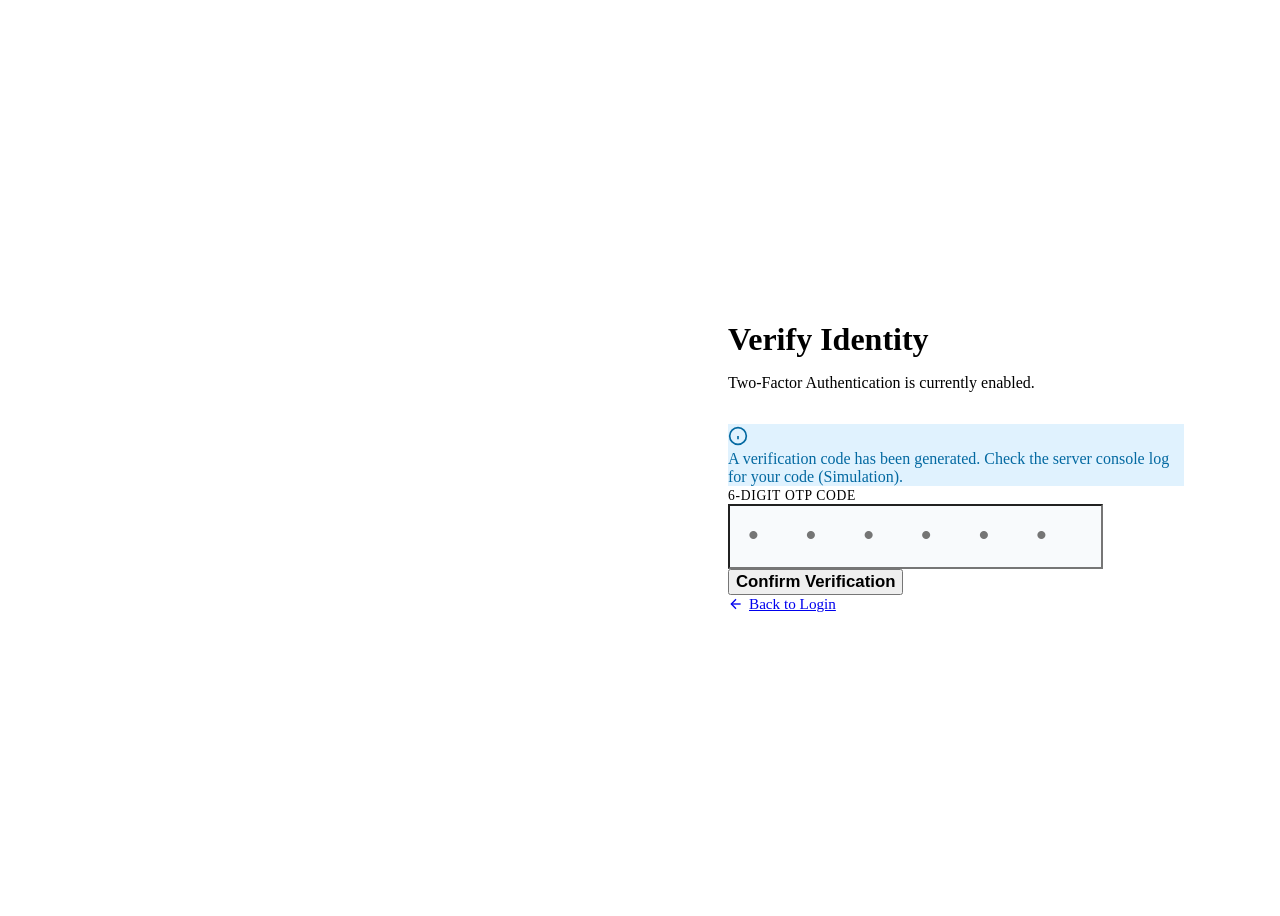
<file: src/main/resources/templates/2fa.html>
<!DOCTYPE html>
<html xmlns:th="http://www.thymeleaf.org" lang="en">

<head>
    <meta charset="UTF-8">
    <meta name="viewport" content="width=device-width, initial-scale=1.0">
    <title>2FA Verification - RevPasswordManager</title>
    <link rel="stylesheet" th:href="@{/css/style.css}">
    <style>
        .auth-container {
            display: flex;
            min-height: 100vh;
            padding: 0;
            background-color: var(--body-bg);
            background-image: none;
        }

        .auth-split-left {
            flex: 1;
            display: flex;
            flex-direction: column;
            justify-content: center;
            align-items: center;
            padding: 40px;
            background: linear-gradient(135deg, var(--warning) 0%, #b45309 100%);
            color: white;
            position: relative;
            overflow: hidden;
        }

        .auth-split-left::before {
            content: '';
            position: absolute;
            top: 0;
            left: 0;
            right: 0;
            bottom: 0;
            background: url('data:image/svg+xml;utf8,<svg width="40" height="40" xmlns="http://www.w3.org/2000/svg"><circle cx="20" cy="20" r="2" fill="rgba(255,255,255,0.1)"/></svg>');
            opacity: 0.5;
        }

        .auth-split-left-content {
            position: relative;
            z-index: 10;
            max-width: 480px;
            text-align: center;
        }

        .auth-split-right {
            flex: 1;
            display: flex;
            justify-content: center;
            align-items: center;
            padding: 40px;
            background-color: var(--body-bg);
        }

        .auth-card {
            background-color: var(--card-bg);
            border-radius: var(--radius-lg);
            box-shadow: var(--shadow-lg);
            padding: 3rem;
            width: 100%;
            max-width: 460px;
            border: 1px solid var(--border);
        }

        .auth-card h1 {
            text-align: left;
            margin-bottom: 0.5rem;
            font-size: 2rem;
            color: var(--dark);
        }

        .auth-card p {
            text-align: left;
            margin-bottom: 2rem;
            color: var(--text-muted);
        }

        .brand-logo {
            display: flex;
            align-items: center;
            justify-content: center;
            gap: 15px;
            font-size: 2rem;
            font-weight: 700;
            margin-bottom: 30px;
        }

        @media (max-width: 900px) {
            .auth-split-left {
                display: none;
            }

            .auth-container {
                justify-content: center;
                padding: 20px;
                background-image: radial-gradient(circle at center, #f3f4f6 0%, #e5e7eb 100%);
            }
        }
    </style>
</head>

<body>
    <div class="auth-container">
        <!-- Left Side -->
        <div class="auth-split-left">
            <div class="auth-split-left-content">
                <div class="brand-logo">
                    <svg width="48" height="48" viewBox="0 0 24 24" fill="none" stroke="currentColor" stroke-width="2.5"
                        stroke-linecap="round" stroke-linejoin="round">
                        <path d="M12 22s8-4 8-10V5l-8-3-8 3v7c0 6 8 10 8 10z" />
                    </svg>
                    <span>RevPassManager</span>
                </div>
                <h2 style="color: white; font-size: 2.25rem; font-weight: 700; margin-bottom: 20px; line-height: 1.2;">
                    Extra Protection.</h2>
                <p style="font-size: 1.1rem; color: rgba(255,255,255,0.9); line-height: 1.6;">Two-factor authentication
                    ensures only you can access your encrypted vault, giving you peace of mind.</p>

                <div
                    style="margin-top: 50px; display: inline-block; background: rgba(255,255,255,0.15); backdrop-filter: blur(10px); padding: 20px; border-radius: var(--radius-lg); border: 1px solid rgba(255,255,255,0.3);">
                    <svg width="120" height="120" viewBox="0 0 24 24" fill="none" stroke="currentColor"
                        stroke-width="1.5" stroke-linecap="round" stroke-linejoin="round" style="opacity: 0.95;">
                        <path d="M12 22s8-4 8-10V5l-8-3-8 3v7c0 6 8 10 8 10z"></path>
                        <circle cx="12" cy="11" r="3"></circle>
                    </svg>
                </div>
            </div>
        </div>

        <!-- Right Side -->
        <div class="auth-split-right">
            <div class="auth-card">
                <h1>Verify Identity</h1>
                <p>Two-Factor Authentication is currently enabled.</p>

                <div th:if="${error}" class="alert alert-danger" th:text="${error}"></div>

                <div class="alert alert-info d-flex align-items-start gap-2 mb-4"
                    style="background:#e0f2fe; border-color:#bae6fd; color:#0369a1;">
                    <svg width="20" height="20" viewBox="0 0 24 24" fill="none" stroke="currentColor" stroke-width="2"
                        style="flex-shrink:0; margin-top:2px;">
                        <circle cx="12" cy="12" r="10"></circle>
                        <line x1="12" y1="16" x2="12" y2="12"></line>
                        <line x1="12" y1="8" x2="12.01" y2="8"></line>
                    </svg>
                    <div>A verification code has been generated. Check the server console log for your code
                        (Simulation).</div>
                </div>

                <form action="/web/verify-2fa" method="post">
                    <div class="form-group mb-4">
                        <label for="code"
                            style="font-size: 0.85rem; text-transform: uppercase; letter-spacing: 0.05em; color: var(--text-muted); margin-bottom: 8px;">6-Digit
                            OTP Code</label>
                        <input type="text" id="code" name="code" class="form-control text-center"
                            placeholder="• • • • • •" maxlength="6" required
                            style="font-size: 1.75rem; letter-spacing: 12px; padding: 15px; font-weight: 600; font-family: monospace; border-radius: var(--radius-lg); background: #f8fafc;">
                    </div>
                    <button type="submit" class="btn btn-primary btn-block py-3"
                        style="font-size: 1.05rem; font-weight: 600;">Confirm Verification</button>
                </form>

                <div class="text-center mt-4 pt-4" style="border-top: 1px solid var(--border); font-size: 0.95rem;">
                    <a href="/login" class="text-muted" style="display: inline-flex; align-items: center; gap: 5px;">
                        <svg width="16" height="16" viewBox="0 0 24 24" fill="none" stroke="currentColor"
                            stroke-width="2">
                            <line x1="19" y1="12" x2="5" y2="12"></line>
                            <polyline points="12 19 5 12 12 5"></polyline>
                        </svg>
                        Back to Login
                    </a>
                </div>
            </div>
        </div>
    </div>
    <script th:src="@{/js/app.js}"></script>
</body>

</html>
</file>
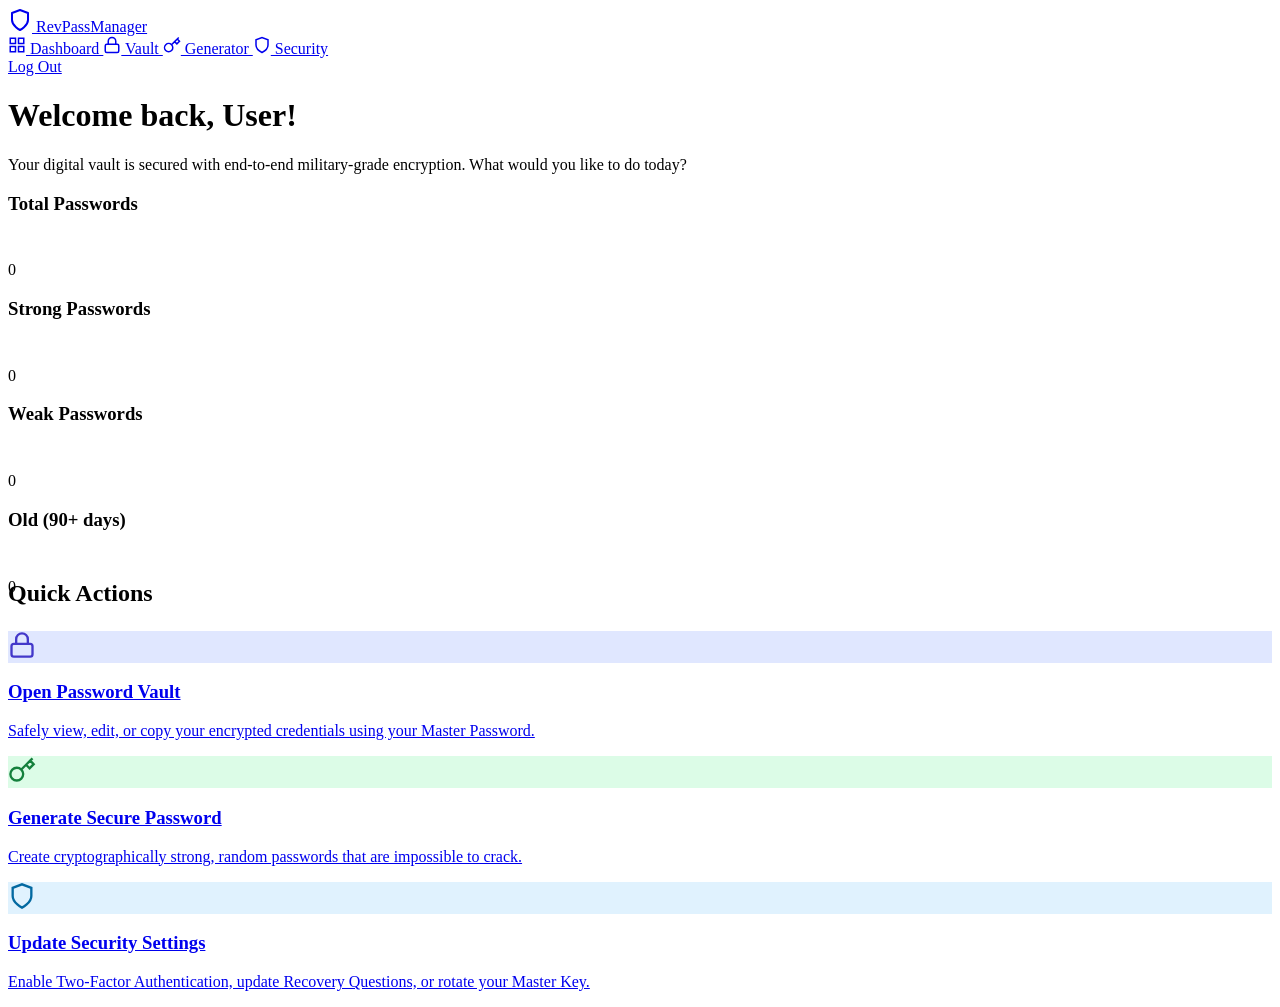
<file: src/main/resources/templates/dashboard.html>
<!DOCTYPE html>
<html xmlns:th="http://www.thymeleaf.org" lang="en">

<head>
    <meta charset="UTF-8">
    <meta name="viewport" content="width=device-width, initial-scale=1.0">
    <title>Dashboard - RevPasswordManager</title>
    <link rel="stylesheet" th:href="@{/css/style.css}">
    <link rel="stylesheet" th:href="@{/css/dashboard-theme.css}">
</head>

<body>
    <div class="app-layout">
        <!-- Top Navbar -->
        <nav class="top-navbar">
            <a href="/dashboard" class="brand">
                <svg width="24" height="24" viewBox="0 0 24 24" fill="none" stroke="currentColor" stroke-width="2"
                    stroke-linecap="round" stroke-linejoin="round">
                    <path d="M12 22s8-4 8-10V5l-8-3-8 3v7c0 6 8 10 8 10z" />
                </svg>
                RevPassManager
            </a>
            <div class="nav-links">
                <a href="/dashboard" class="active">
                    <svg width="18" height="18" viewBox="0 0 24 24" fill="none" stroke="currentColor" stroke-width="2">
                        <rect x="3" y="3" width="7" height="7"></rect>
                        <rect x="14" y="3" width="7" height="7"></rect>
                        <rect x="14" y="14" width="7" height="7"></rect>
                        <rect x="3" y="14" width="7" height="7"></rect>
                    </svg> Dashboard
                </a>
                <a href="/vault">
                    <svg width="18" height="18" viewBox="0 0 24 24" fill="none" stroke="currentColor" stroke-width="2">
                        <rect x="3" y="11" width="18" height="11" rx="2" ry="2"></rect>
                        <path d="M7 11V7a5 5 0 0 1 10 0v4"></path>
                    </svg> Vault
                </a>
                <a href="/generator">
                    <svg width="18" height="18" viewBox="0 0 24 24" fill="none" stroke="currentColor" stroke-width="2">
                        <path
                            d="M21 2l-2 2m-7.61 7.61a5.5 5.5 0 1 1-7.778 7.778 5.5 5.5 0 0 1 7.777-7.777zm0 0L15.5 7.5m0 0l3 3L22 7l-3-3m-3.5 3.5L19 4">
                        </path>
                    </svg> Generator
                </a>
                <a href="/security">
                    <svg width="18" height="18" viewBox="0 0 24 24" fill="none" stroke="currentColor" stroke-width="2">
                        <path d="M12 22s8-4 8-10V5l-8-3-8 3v7c0 6 8 10 8 10z"></path>
                    </svg> Security
                </a>
            </div>
            <div class="user-info">
                <div class="user-details">
                    <span class="username" th:text="${user.username}"></span>
                    <span class="email" th:text="${user.email}"></span>
                </div>
                <a href="/logout" class="btn btn-outline btn-sm">Log Out</a>
            </div>
        </nav>

        <!-- Main Content -->
        <main class="main-content">
            <!-- Hero Banner -->
            <div class="hero-banner animate-fade-up" style="animation-delay: 0.1s;">
                <div class="hero-content">
                    <h1>Welcome back, <span
                            th:text="${user.firstName != null ? user.firstName : user.username}">User</span>!</h1>
                    <p>Your digital vault is secured with end-to-end military-grade encryption. What would you like to
                        do today?</p>
                </div>
            </div>

            <!-- Staggered Stats Overlapping Hero -->
            <div class="stats-grid-animated">
                <div class="stat-box info"
                    style="border-top: 4px solid var(--info); border-left: 1px solid var(--border);">
                    <div class="d-flex justify-content-between align-items-center mb-2">
                        <h3>Total Passwords</h3>
                        <svg width="24" height="24" viewBox="0 0 24 24" fill="none" stroke="var(--info)"
                            stroke-width="2">
                            <path d="M22 19a2 2 0 0 1-2 2H4a2 2 0 0 1-2-2V5a2 2 0 0 1 2-2h5l2 3h9a2 2 0 0 1 2 2z">
                            </path>
                        </svg>
                    </div>
                    <div class="stat-value" id="totalCreds">0</div>
                </div>
                <div class="stat-box success"
                    style="border-top: 4px solid var(--success); border-left: 1px solid var(--border);">
                    <div class="d-flex justify-content-between align-items-center mb-2">
                        <h3>Strong Passwords</h3>
                        <svg width="24" height="24" viewBox="0 0 24 24" fill="none" stroke="var(--success)"
                            stroke-width="2">
                            <path d="M12 22s8-4 8-10V5l-8-3-8 3v7c0 6 8 10 8 10z"></path>
                        </svg>
                    </div>
                    <div class="stat-value" id="strongCreds">0</div>
                </div>
                <div class="stat-box danger"
                    style="border-top: 4px solid var(--danger); border-left: 1px solid var(--border);">
                    <div class="d-flex justify-content-between align-items-center mb-2">
                        <h3 style="color: var(--danger);">Weak Passwords</h3>
                        <svg width="24" height="24" viewBox="0 0 24 24" fill="none" stroke="var(--danger)"
                            stroke-width="2">
                            <circle cx="12" cy="12" r="10"></circle>
                            <line x1="12" y1="8" x2="12" y2="12"></line>
                            <line x1="12" y1="16" x2="12.01" y2="16"></line>
                        </svg>
                    </div>
                    <div class="stat-value" id="weakCreds">0</div>
                </div>
                <div class="stat-box warning"
                    style="border-top: 4px solid var(--warning); border-left: 1px solid var(--border);">
                    <div class="d-flex justify-content-between align-items-center mb-2">
                        <h3>Old (90+ days)</h3>
                        <svg width="24" height="24" viewBox="0 0 24 24" fill="none" stroke="var(--warning)"
                            stroke-width="2">
                            <circle cx="12" cy="12" r="10"></circle>
                            <polyline points="12 6 12 12 16 14"></polyline>
                        </svg>
                    </div>
                    <div class="stat-value" id="oldCreds">0</div>
                </div>
            </div>
    </div>

    <div class="content-wrapper">
        <div class="animate-fade-up" style="animation-delay: 0.5s;">
            <h2 style="font-size: 1.5rem; margin-bottom: 1.5rem; margin-top: -1rem;">Quick Actions</h2>
            <div class="action-grid">
                <a href="/vault" class="action-card">
                    <div class="action-icon" style="background: #e0e7ff; color: #4338ca;">
                        <svg width="28" height="28" viewBox="0 0 24 24" fill="none" stroke="currentColor"
                            stroke-width="2">
                            <rect x="3" y="11" width="18" height="11" rx="2" ry="2"></rect>
                            <path d="M7 11V7a5 5 0 0 1 10 0v4"></path>
                        </svg>
                    </div>
                    <h3>Open Password Vault</h3>
                    <p>Safely view, edit, or copy your encrypted credentials using your Master Password.</p>
                </a>

                <a href="/generator" class="action-card">
                    <div class="action-icon" style="background: #dcfce7; color: #15803d;">
                        <svg width="28" height="28" viewBox="0 0 24 24" fill="none" stroke="currentColor"
                            stroke-width="2">
                            <path
                                d="M21 2l-2 2m-7.61 7.61a5.5 5.5 0 1 1-7.778 7.778 5.5 5.5 0 0 1 7.777-7.777zm0 0L15.5 7.5m0 0l3 3L22 7l-3-3m-3.5 3.5L19 4">
                            </path>
                        </svg>
                    </div>
                    <h3>Generate Secure Password</h3>
                    <p>Create cryptographically strong, random passwords that are impossible to crack.</p>
                </a>

                <a href="/security" class="action-card">
                    <div class="action-icon" style="background: #e0f2fe; color: #0369a1;">
                        <svg width="28" height="28" viewBox="0 0 24 24" fill="none" stroke="currentColor"
                            stroke-width="2">
                            <path d="M12 22s8-4 8-10V5l-8-3-8 3v7c0 6 8 10 8 10z"></path>
                        </svg>
                    </div>
                    <h3>Update Security Settings</h3>
                    <p>Enable Two-Factor Authentication, update Recovery Questions, or rotate your Master Key.</p>
                </a>
            </div>
        </div>
    </div>
    </main>
    </div>

    <script th:src="@{/js/app.js}"></script>
    <script th:inline="javascript">
        const userId = /*[[${ user.userId }]]*/ 0;

        document.addEventListener('DOMContentLoaded', async () => {
            try {
                const report = await apiCall(`/api/credentials/user/${userId}/audit`);
                document.getElementById('totalCreds').textContent = report.totalCredentials;
                document.getElementById('strongCreds').textContent = report.strongPasswords;
                document.getElementById('weakCreds').textContent = report.weakPasswords;
                document.getElementById('oldCreds').textContent = report.oldPasswords;
            } catch (e) {
                console.error("Failed to load audit");
            }
        });
    </script>
</body>

</html>
</file>
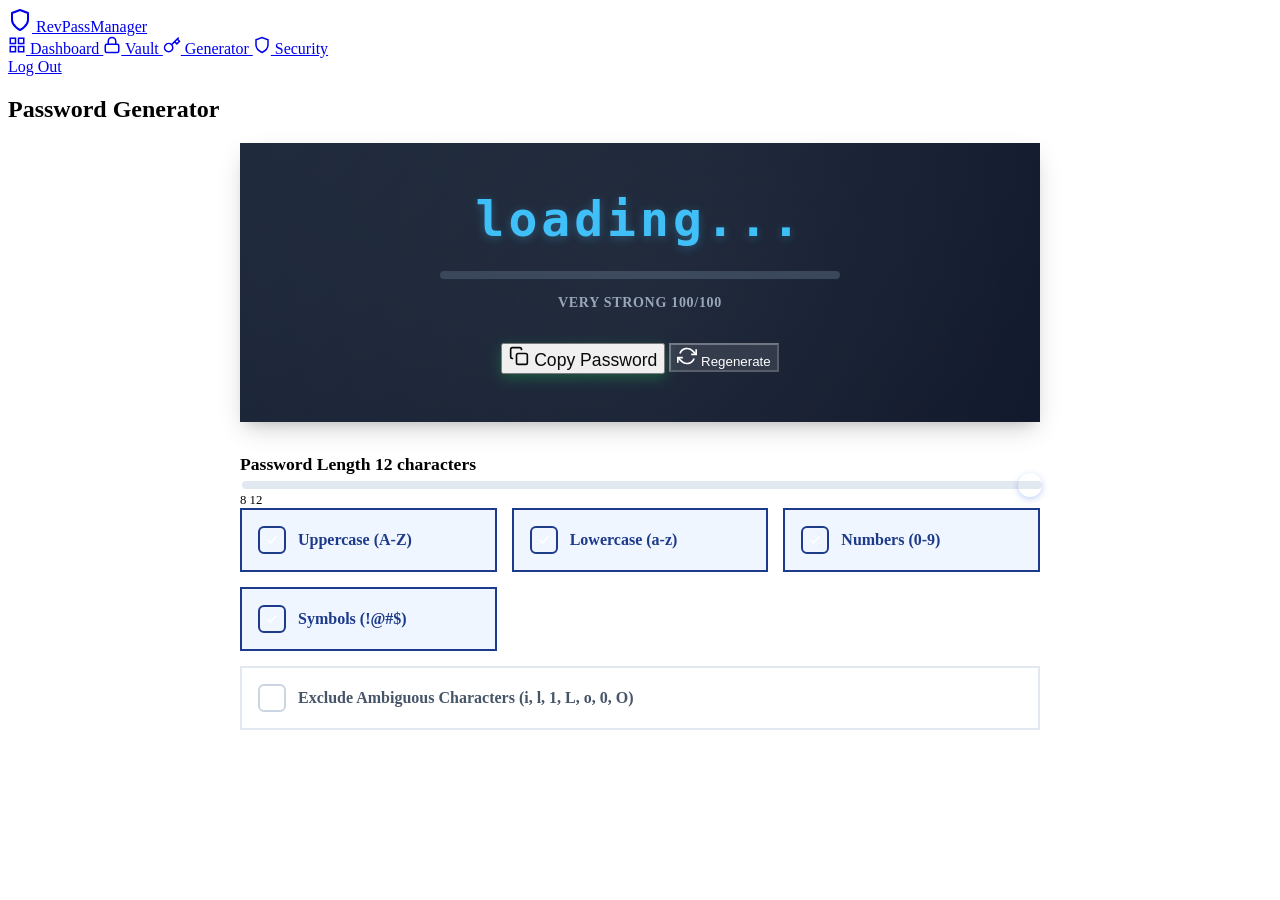
<file: src/main/resources/templates/generator.html>
<!DOCTYPE html>
<html xmlns:th="http://www.thymeleaf.org" lang="en">

<head>
    <meta charset="UTF-8">
    <meta name="viewport" content="width=device-width, initial-scale=1.0">
    <title>Password Generator - RevPasswordManager</title>
    <link rel="stylesheet" th:href="@{/css/style.css}">
    <link rel="stylesheet" th:href="@{/css/dashboard-theme.css}">
    <style>
        .gen-output {
            background: linear-gradient(135deg, #1e293b 0%, #0f172a 100%);
            color: #f8fafc;
            border-radius: var(--radius-lg);
            padding: 3rem 2rem;
            text-align: center;
            box-shadow: 0 10px 25px -5px rgba(0, 0, 0, 0.2), 0 8px 10px -6px rgba(0, 0, 0, 0.1);
            margin-bottom: 2rem;
            position: relative;
            overflow: hidden;
        }

        .gen-output::after {
            content: '';
            position: absolute;
            top: -50%;
            left: -50%;
            width: 200%;
            height: 200%;
            background: radial-gradient(circle, rgba(255, 255, 255, 0.05) 0%, transparent 60%);
            pointer-events: none;
        }

        #passwordResult {
            font-family: ui-monospace, SFMono-Regular, Menlo, Monaco, Consolas, monospace;
            font-size: 3rem;
            font-weight: 700;
            letter-spacing: 4px;
            word-break: break-all;
            margin-bottom: 1.5rem;
            color: #38bdf8;
            text-shadow: 0 2px 10px rgba(56, 189, 248, 0.3);
            border: none;
            background: transparent;
        }

        .strength-meter {
            height: 8px;
            background: #334155;
            border-radius: 4px;
            overflow: hidden;
            margin-bottom: 1rem;
        }

        .strength-bar {
            height: 100%;
            width: 0%;
            transition: all 0.4s cubic-bezier(0.4, 0, 0.2, 1);
        }

        .custom-slider {
            -webkit-appearance: none;
            appearance: none;
            width: 100%;
            height: 8px;
            background: #e2e8f0;
            border-radius: 4px;
            outline: none;
        }

        .custom-slider::-webkit-slider-thumb {
            -webkit-appearance: none;
            appearance: none;
            width: 24px;
            height: 24px;
            border-radius: 50%;
            background: var(--primary);
            cursor: pointer;
            box-shadow: 0 2px 6px rgba(37, 99, 235, 0.3);
            transition: transform 0.1s;
        }

        .custom-slider::-webkit-slider-thumb:hover {
            transform: scale(1.1);
        }

        .option-card {
            background: white;
            border: 2px solid #e2e8f0;
            border-radius: var(--radius);
            padding: 1rem;
            cursor: pointer;
            transition: all 0.2s;
            display: flex;
            align-items: center;
            gap: 12px;
            font-weight: 600;
            color: #475569;
        }

        .option-card:hover {
            border-color: #cbd5e1;
            background: #f8fafc;
        }

        .option-card.active {
            border-color: var(--primary);
            background: #eff6ff;
            color: #1e3a8a;
        }

        .option-card input[type="checkbox"] {
            display: none;
        }

        .check-icon {
            width: 24px;
            height: 24px;
            border-radius: 6px;
            border: 2px solid #cbd5e1;
            display: flex;
            align-items: center;
            justify-content: center;
            background: white;
            transition: all 0.2s;
        }

        .option-card.active .check-icon {
            background: var(--primary);
            border-color: var(--primary);
        }

        .check-icon svg {
            stroke: white;
            opacity: 0;
            transform: scale(0.5);
            transition: all 0.2s;
        }

        .option-card.active .check-icon svg {
            opacity: 1;
            transform: scale(1);
        }
    </style>
</head>

<body>
    <div class="app-layout">
        <nav class="top-navbar">
            <a href="/dashboard" class="brand">
                <svg width="24" height="24" viewBox="0 0 24 24" fill="none" stroke="currentColor" stroke-width="2"
                    stroke-linecap="round" stroke-linejoin="round">
                    <path d="M12 22s8-4 8-10V5l-8-3-8 3v7c0 6 8 10 8 10z" />
                </svg>
                RevPassManager
            </a>
            <div class="nav-links">
                <a href="/dashboard">
                    <svg width="18" height="18" viewBox="0 0 24 24" fill="none" stroke="currentColor" stroke-width="2">
                        <rect x="3" y="3" width="7" height="7"></rect>
                        <rect x="14" y="3" width="7" height="7"></rect>
                        <rect x="14" y="14" width="7" height="7"></rect>
                        <rect x="3" y="14" width="7" height="7"></rect>
                    </svg> Dashboard
                </a>
                <a href="/vault">
                    <svg width="18" height="18" viewBox="0 0 24 24" fill="none" stroke="currentColor" stroke-width="2">
                        <rect x="3" y="11" width="18" height="11" rx="2" ry="2"></rect>
                        <path d="M7 11V7a5 5 0 0 1 10 0v4"></path>
                    </svg> Vault
                </a>
                <a href="/generator" class="active">
                    <svg width="18" height="18" viewBox="0 0 24 24" fill="none" stroke="currentColor" stroke-width="2">
                        <path
                            d="M21 2l-2 2m-7.61 7.61a5.5 5.5 0 1 1-7.778 7.778 5.5 5.5 0 0 1 7.777-7.777zm0 0L15.5 7.5m0 0l3 3L22 7l-3-3m-3.5 3.5L19 4">
                        </path>
                    </svg> Generator
                </a>
                <a href="/security">
                    <svg width="18" height="18" viewBox="0 0 24 24" fill="none" stroke="currentColor" stroke-width="2">
                        <path d="M12 22s8-4 8-10V5l-8-3-8 3v7c0 6 8 10 8 10z"></path>
                    </svg> Security
                </a>
            </div>
            <div class="user-info">
                <div class="user-details">
                    <span class="username" th:text="${user.username}"></span>
                    <span class="email" th:text="${user.email}"></span>
                </div>
                <a href="/logout" class="btn btn-outline btn-sm">Log Out</a>
            </div>
        </nav>

        <main class="main-content">
            <div class="top-bar">
                <h2 style="font-weight: 700; font-size: 1.5rem;">Password Generator</h2>
            </div>

            <div class="content-wrapper">
                <div style="max-width: 800px; margin: 0 auto;">

                    <!-- Output Area -->
                    <div class="gen-output">
                        <div id="passwordResult">loading...</div>

                        <div style="max-width: 400px; margin: 0 auto;">
                            <div class="strength-meter">
                                <div id="strengthBar" class="strength-bar"
                                    style="background-color: var(--success); width: 100%;"></div>
                            </div>
                            <div class="d-flex justify-content-between align-items-center"
                                style="color: #94a3b8; font-size: 0.875rem; text-transform: uppercase; letter-spacing: 0.05em; font-weight: 600;">
                                <span id="strengthText">Very Strong</span>
                                <span id="strengthScore">100/100</span>
                            </div>
                        </div>

                        <div style="margin-top: 2rem;" class="d-flex justify-content-center gap-3">
                            <button class="btn btn-success px-4 py-2 d-flex align-items-center gap-2"
                                onclick="copyGeneratedPassword()"
                                style="font-size: 1.1rem; box-shadow: 0 4px 14px 0 rgba(22, 163, 74, 0.4);">
                                <svg width="20" height="20" viewBox="0 0 24 24" fill="none" stroke="currentColor"
                                    stroke-width="2">
                                    <rect x="9" y="9" width="13" height="13" rx="2" ry="2"></rect>
                                    <path d="M5 15H4a2 2 0 0 1-2-2V4a2 2 0 0 1 2-2h9a2 2 0 0 1 2 2v1"></path>
                                </svg>
                                Copy Password
                            </button>
                            <button class="btn btn-outline px-4 py-2 d-flex align-items-center gap-2"
                                style="color: white; border-color: rgba(255,255,255,0.3); background: rgba(255,255,255,0.1);"
                                onclick="generatePassword()">
                                <svg width="20" height="20" viewBox="0 0 24 24" fill="none" stroke="currentColor"
                                    stroke-width="2">
                                    <polyline points="23 4 23 10 17 10"></polyline>
                                    <polyline points="1 20 1 14 7 14"></polyline>
                                    <path d="M3.51 9a9 9 0 0 1 14.85-3.36L23 10M1 14l4.64 4.36A9 9 0 0 0 20.49 15">
                                    </path>
                                </svg>
                                Regenerate
                            </button>
                        </div>
                    </div>

                    <!-- Options Area -->
                    <div class="card"
                        style="box-shadow: var(--shadow-sm); border-radius: var(--radius-lg); border: none;">
                        <div class="form-group mb-5">
                            <label class="d-flex justify-content-between mb-3"
                                style="font-size: 1.1rem; font-weight: 600; color: var(--dark);">
                                <span>Password Length</span>
                                <span id="lengthVal" style="color: var(--primary);">12 characters</span>
                            </label>
                            <input type="range" id="length" class="custom-slider" min="8" max="12" value="12"
                                oninput="updateLengthDisplay(this.value); generatePassword();">
                            <div class="d-flex justify-content-between mt-2 text-muted" style="font-size: 0.8rem;">
                                <span>8</span>
                                <span>12</span>
                            </div>
                        </div>

                        <div
                            style="display: grid; grid-template-columns: repeat(auto-fit, minmax(200px, 1fr)); gap: 15px; margin-bottom: 2rem;">
                            <label class="option-card active" onclick="toggleOption(this, 'upper')">
                                <input type="checkbox" id="upper" checked onchange="generatePassword()">
                                <div class="check-icon"><svg width="14" height="14" viewBox="0 0 24 24" fill="none"
                                        stroke="currentColor" stroke-width="3">
                                        <polyline points="20 6 9 17 4 12"></polyline>
                                    </svg></div>
                                Uppercase (A-Z)
                            </label>
                            <label class="option-card active" onclick="toggleOption(this, 'lower')">
                                <input type="checkbox" id="lower" checked onchange="generatePassword()">
                                <div class="check-icon"><svg width="14" height="14" viewBox="0 0 24 24" fill="none"
                                        stroke="currentColor" stroke-width="3">
                                        <polyline points="20 6 9 17 4 12"></polyline>
                                    </svg></div>
                                Lowercase (a-z)
                            </label>
                            <label class="option-card active" onclick="toggleOption(this, 'digits')">
                                <input type="checkbox" id="digits" checked onchange="generatePassword()">
                                <div class="check-icon"><svg width="14" height="14" viewBox="0 0 24 24" fill="none"
                                        stroke="currentColor" stroke-width="3">
                                        <polyline points="20 6 9 17 4 12"></polyline>
                                    </svg></div>
                                Numbers (0-9)
                            </label>
                            <label class="option-card active" onclick="toggleOption(this, 'special')">
                                <input type="checkbox" id="special" checked onchange="generatePassword()">
                                <div class="check-icon"><svg width="14" height="14" viewBox="0 0 24 24" fill="none"
                                        stroke="currentColor" stroke-width="3">
                                        <polyline points="20 6 9 17 4 12"></polyline>
                                    </svg></div>
                                Symbols (!@#$)
                            </label>
                            <label class="option-card" onclick="toggleOption(this, 'excludeSimilar')"
                                style="grid-column: 1 / -1;">
                                <input type="checkbox" id="excludeSimilar" onchange="generatePassword()">
                                <div class="check-icon"><svg width="14" height="14" viewBox="0 0 24 24" fill="none"
                                        stroke="currentColor" stroke-width="3">
                                        <polyline points="20 6 9 17 4 12"></polyline>
                                    </svg></div>
                                Exclude Ambiguous Characters (i, l, 1, L, o, 0, O)
                            </label>
                        </div>
                    </div>
                </div>
            </div>
        </main>
    </div>

    <script th:src="@{/js/app.js}"></script>
    <script>
        document.addEventListener('DOMContentLoaded', () => generatePassword());

        let currentPassword = '';

        function updateLengthDisplay(val) {
            document.getElementById('lengthVal').textContent = `${val} characters`;
        }

        function toggleOption(element, checkboxId) {
            // Wait for checkbox state to update, then update visual class
            setTimeout(() => {
                const cb = document.getElementById(checkboxId);
                if (cb.checked) {
                    element.classList.add('active');
                } else {
                    element.classList.remove('active');
                }
            }, 50);
        }

        async function generatePassword() {
            const length = document.getElementById('length').value;
            const upper = document.getElementById('upper').checked;
            const lower = document.getElementById('lower').checked;
            const digits = document.getElementById('digits').checked;
            const special = document.getElementById('special').checked;
            const excludeSimilar = document.getElementById('excludeSimilar').checked;

            if (!upper && !lower && !digits && !special) {
                document.getElementById('upper').checked = true;
                document.getElementById('upper').parentElement.classList.add('active');
                return generatePassword();
            }

            try {
                const query = `length=${length}&upper=${upper}&lower=${lower}&digits=${digits}&special=${special}&excludeSimilar=${excludeSimilar}`;
                const result = await apiCall(`/api/password-generator/generate?${query}`);

                currentPassword = result.password;
                document.getElementById('passwordResult').textContent = currentPassword;

                const sb = document.getElementById('strengthBar');
                const st = document.getElementById('strengthText');
                const ss = document.getElementById('strengthScore');

                sb.style.width = `${result.score}%`;
                ss.textContent = `${result.score}/100`;
                st.textContent = result.strength.toUpperCase();

                let color = '#ef4444'; // default danger
                if (result.score >= 80) { color = '#22c55e'; document.getElementById('passwordResult').style.color = '#38bdf8'; } // green, blue text
                else if (result.score >= 60) { color = '#3b82f6'; document.getElementById('passwordResult').style.color = '#93c5fd'; } // blue
                else if (result.score >= 40) { color = '#f59e0b'; document.getElementById('passwordResult').style.color = '#fcd34d'; } // yellow
                else { document.getElementById('passwordResult').style.color = '#fca5a5'; } // red text

                sb.style.backgroundColor = color;
            } catch (e) {
                showToast(e.message, 'error');
            }
        }

        function copyGeneratedPassword() {
            if (!currentPassword) return;
            copyToClipboard(currentPassword);
        }
    </script>
</body>

</html>
</file>
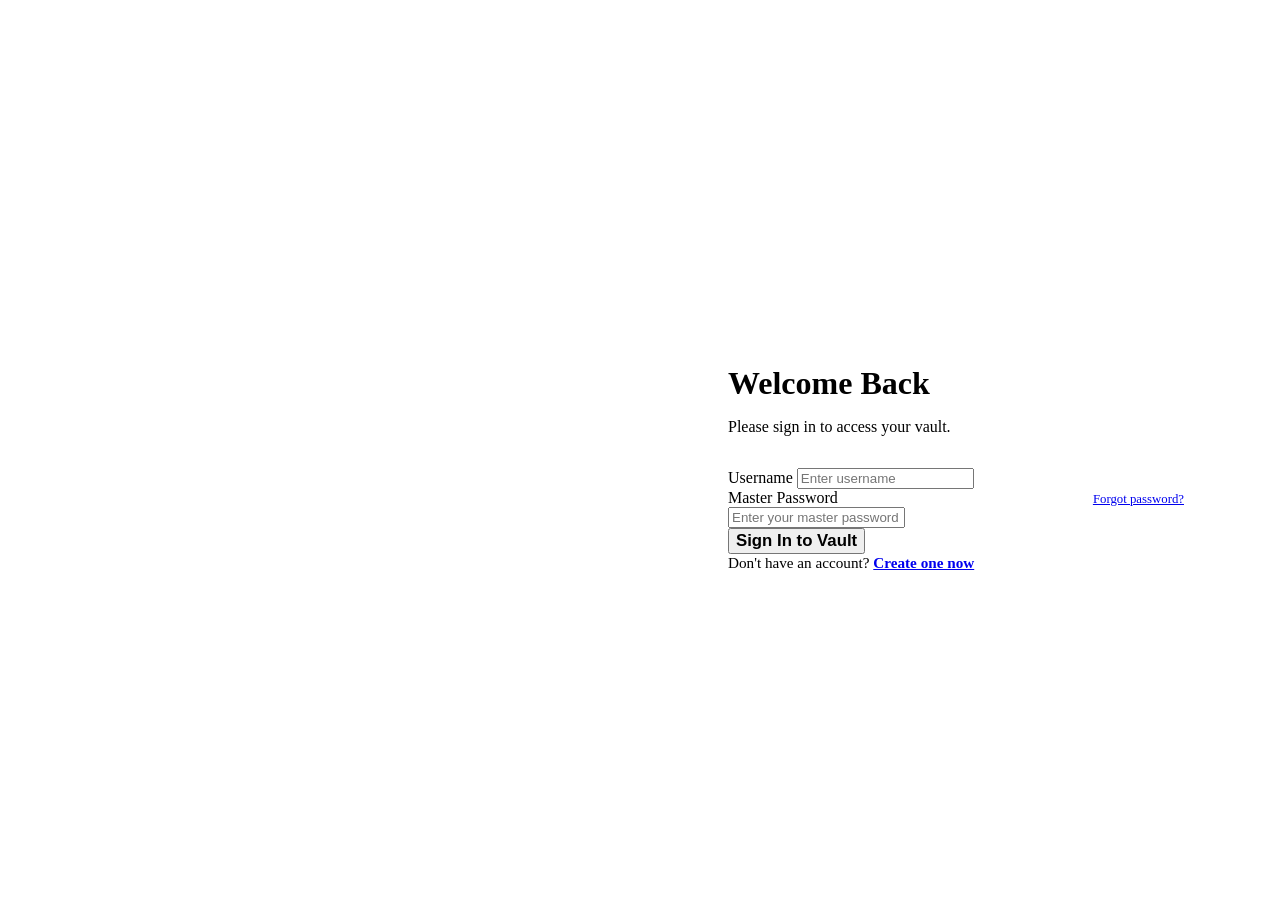
<file: src/main/resources/templates/login.html>
<!DOCTYPE html>
<html xmlns:th="http://www.thymeleaf.org" lang="en">

<head>
    <meta charset="UTF-8">
    <meta name="viewport" content="width=device-width, initial-scale=1.0">
    <title>Login - RevPasswordManager</title>
    <link rel="stylesheet" th:href="@{/css/style.css}">
    <style>
        .auth-container {
            display: flex;
            min-height: 100vh;
            padding: 0;
            background-color: var(--body-bg);
            background-image: none;
        }

        .auth-split-left {
            flex: 1;
            display: flex;
            flex-direction: column;
            justify-content: center;
            align-items: center;
            padding: 40px;
            background: linear-gradient(135deg, var(--primary) 0%, #172554 100%);
            color: white;
            position: relative;
            overflow: hidden;
        }

        .auth-split-left::before {
            content: '';
            position: absolute;
            top: 0;
            left: 0;
            right: 0;
            bottom: 0;
            background: url('data:image/svg+xml;utf8,<svg width="40" height="40" xmlns="http://www.w3.org/2000/svg"><circle cx="20" cy="20" r="2" fill="rgba(255,255,255,0.1)"/></svg>');
            opacity: 0.5;
        }

        .auth-split-left-content {
            position: relative;
            z-index: 10;
            max-width: 480px;
            text-align: center;
        }

        .auth-split-right {
            flex: 1;
            display: flex;
            justify-content: center;
            align-items: center;
            padding: 40px;
            background-color: var(--body-bg);
        }

        .auth-card {
            background-color: var(--card-bg);
            border-radius: var(--radius-lg);
            box-shadow: var(--shadow-lg);
            padding: 3rem;
            width: 100%;
            max-width: 460px;
            border: 1px solid var(--border);
        }

        .auth-card h1 {
            text-align: left;
            margin-bottom: 0.5rem;
            font-size: 2rem;
            color: var(--dark);
        }

        .auth-card p {
            text-align: left;
            margin-bottom: 2rem;
            color: var(--text-muted);
        }

        .brand-logo {
            display: flex;
            align-items: center;
            justify-content: center;
            gap: 15px;
            font-size: 2rem;
            font-weight: 700;
            margin-bottom: 30px;
        }

        @media (max-width: 900px) {
            .auth-split-left {
                display: none;
            }

            .auth-container {
                justify-content: center;
                padding: 20px;
                background-image: radial-gradient(circle at center, #f3f4f6 0%, #e5e7eb 100%);
            }
        }
    </style>
</head>

<body>
    <div class="auth-container">
        <!-- Left Side: Branding & Illustration -->
        <div class="auth-split-left">
            <div class="auth-split-left-content">
                <div class="brand-logo">
                    <svg width="48" height="48" viewBox="0 0 24 24" fill="none" stroke="currentColor" stroke-width="2.5"
                        stroke-linecap="round" stroke-linejoin="round">
                        <path d="M12 22s8-4 8-10V5l-8-3-8 3v7c0 6 8 10 8 10z" />
                    </svg>
                    <span>RevPassManager</span>
                </div>
                <h2 style="color: white; font-size: 2.25rem; font-weight: 700; margin-bottom: 20px; line-height: 1.2;">
                    Secure. Simple. Reliable.</h2>
                <p style="font-size: 1.1rem; color: rgba(255,255,255,0.8); line-height: 1.6;">Access your encrypted
                    vault from anywhere. Your digital life, protected by military-grade encryption.</p>

                <div
                    style="margin-top: 50px; display: inline-block; background: rgba(255,255,255,0.1); backdrop-filter: blur(10px); padding: 20px; border-radius: var(--radius-lg); border: 1px solid rgba(255,255,255,0.2);">
                    <svg width="120" height="120" viewBox="0 0 24 24" fill="none" stroke="currentColor"
                        stroke-width="1.5" stroke-linecap="round" stroke-linejoin="round" style="opacity: 0.9;">
                        <rect x="3" y="11" width="18" height="11" rx="2" ry="2"></rect>
                        <path d="M7 11V7a5 5 0 0 1 10 0v4"></path>
                    </svg>
                </div>
            </div>
        </div>

        <!-- Right Side: Login Form -->
        <div class="auth-split-right">
            <div class="auth-card">
                <h1>Welcome Back</h1>
                <p>Please sign in to access your vault.</p>

                <div th:if="${error}" class="alert alert-danger" th:text="${error}"></div>
                <div th:if="${success}" class="alert alert-success" th:text="${success}"></div>

                <form action="/web/login" method="post">
                    <div class="form-group">
                        <label for="username">Username</label>
                        <input type="text" id="username" name="username" class="form-control"
                            placeholder="Enter username" required>
                    </div>
                    <div class="form-group mb-4">
                        <div style="display: flex; justify-content: space-between; align-items: baseline;">
                            <label for="masterPassword">Master Password</label>
                            <a href="/recovery" class="text-muted" style="font-size: 0.8rem;">Forgot password?</a>
                        </div>
                        <input type="password" id="masterPassword" name="masterPassword" class="form-control"
                            placeholder="Enter your master password" required>
                    </div>
                    <button type="submit" class="btn btn-primary btn-block py-3"
                        style="font-size: 1.05rem; font-weight: 600;">Sign In to Vault</button>
                </form>

                <div class="text-center mt-4 pt-4" style="border-top: 1px solid var(--border); font-size: 0.95rem;">
                    Don't have an account? <a href="/register" style="font-weight: 600;">Create one now</a>
                </div>
            </div>
        </div>
    </div>
</body>

</html>
</file>
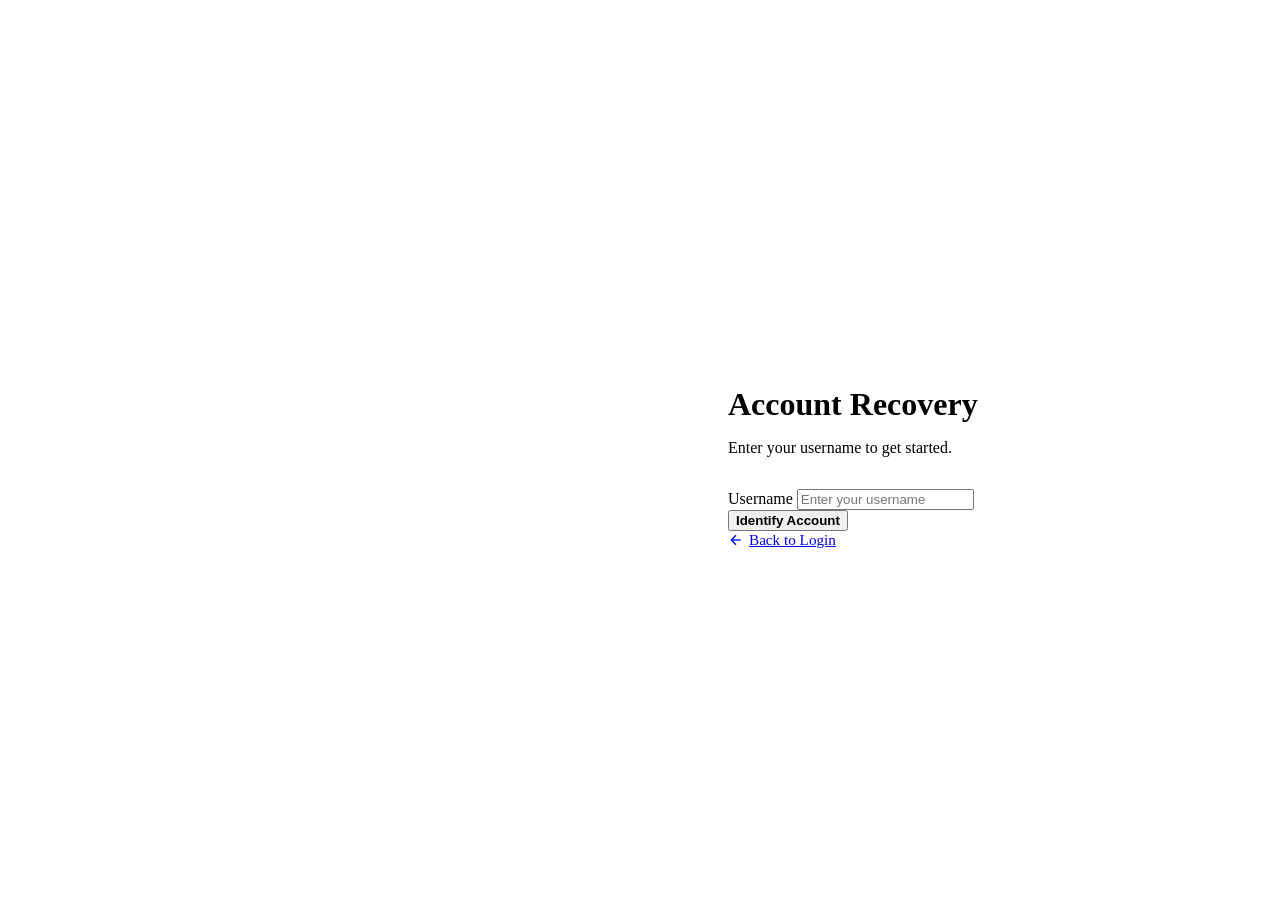
<file: src/main/resources/templates/recovery.html>
<!DOCTYPE html>
<html xmlns:th="http://www.thymeleaf.org" lang="en">

<head>
    <meta charset="UTF-8">
    <meta name="viewport" content="width=device-width, initial-scale=1.0">
    <title>Password Recovery - RevPasswordManager</title>
    <link rel="stylesheet" th:href="@{/css/style.css}">
    <style>
        .auth-container {
            display: flex;
            min-height: 100vh;
            padding: 0;
            background-color: var(--body-bg);
            background-image: none;
        }

        .auth-split-left {
            flex: 1;
            display: flex;
            flex-direction: column;
            justify-content: center;
            align-items: center;
            padding: 40px;
            background: linear-gradient(135deg, var(--info) 0%, #0369a1 100%);
            color: white;
            position: relative;
            overflow: hidden;
        }

        .auth-split-left::before {
            content: '';
            position: absolute;
            top: 0;
            left: 0;
            right: 0;
            bottom: 0;
            background: url('data:image/svg+xml;utf8,<svg width="40" height="40" xmlns="http://www.w3.org/2000/svg"><circle cx="20" cy="20" r="2" fill="rgba(255,255,255,0.1)"/></svg>');
            opacity: 0.5;
        }

        .auth-split-left-content {
            position: relative;
            z-index: 10;
            max-width: 480px;
            text-align: center;
        }

        .auth-split-right {
            flex: 1;
            display: flex;
            justify-content: center;
            align-items: center;
            padding: 40px;
            background-color: var(--body-bg);
        }

        .auth-card {
            background-color: var(--card-bg);
            border-radius: var(--radius-lg);
            box-shadow: var(--shadow-lg);
            padding: 3rem;
            width: 100%;
            max-width: 500px;
            border: 1px solid var(--border);
        }

        .auth-card h1 {
            text-align: left;
            margin-bottom: 0.5rem;
            font-size: 2rem;
            color: var(--dark);
        }

        .auth-card p {
            text-align: left;
            margin-bottom: 2rem;
            color: var(--text-muted);
        }

        .brand-logo {
            display: flex;
            align-items: center;
            justify-content: center;
            gap: 15px;
            font-size: 2rem;
            font-weight: 700;
            margin-bottom: 30px;
        }

        @media (max-width: 900px) {
            .auth-split-left {
                display: none;
            }

            .auth-container {
                justify-content: center;
                padding: 20px;
                background-image: radial-gradient(circle at center, #f3f4f6 0%, #e5e7eb 100%);
            }
        }
    </style>
</head>

<body>
    <div class="auth-container">
        <!-- Left Side -->
        <div class="auth-split-left">
            <div class="auth-split-left-content">
                <div class="brand-logo">
                    <svg width="48" height="48" viewBox="0 0 24 24" fill="none" stroke="currentColor" stroke-width="2.5"
                        stroke-linecap="round" stroke-linejoin="round">
                        <path d="M12 22s8-4 8-10V5l-8-3-8 3v7c0 6 8 10 8 10z" />
                    </svg>
                    <span>RevPassManager</span>
                </div>
                <h2 style="color: white; font-size: 2.25rem; font-weight: 700; margin-bottom: 20px; line-height: 1.2;">
                    Don't panic.</h2>
                <p style="font-size: 1.1rem; color: rgba(255,255,255,0.9); line-height: 1.6;">Recover your vault access
                    using your pre-set security questions. We're here to help you get back inside safely.</p>

                <div
                    style="margin-top: 50px; display: inline-block; background: rgba(255,255,255,0.15); backdrop-filter: blur(10px); padding: 20px; border-radius: var(--radius-lg); border: 1px solid rgba(255,255,255,0.3);">
                    <svg width="120" height="120" viewBox="0 0 24 24" fill="none" stroke="currentColor"
                        stroke-width="1.5" stroke-linecap="round" stroke-linejoin="round" style="opacity: 0.95;">
                        <path d="M22 17H2a3 3 0 0 0 3-3V9a7 7 0 0 1 14 0v5a3 3 0 0 0 3 3zm-8.27 4a2 2 0 0 1-3.46 0">
                        </path>
                    </svg>
                </div>
            </div>
        </div>

        <!-- Right Side -->
        <div class="auth-split-right">
            <div class="auth-card">
                <h1>Account Recovery</h1>
                <p id="stepDescription">Enter your username to get started.</p>

                <div id="quickToast" class="alert hidden" style="display: none;"></div>
                <div th:if="${error}" class="alert alert-danger" th:text="${error}"></div>
                <div th:if="${success}" class="alert alert-success" th:text="${success}"></div>

                <!-- Step 1: Username -->
                <div id="step1">
                    <div class="form-group mb-4">
                        <label for="recUsername">Username</label>
                        <input type="text" id="recUsername" class="form-control" required
                            placeholder="Enter your username">
                    </div>
                    <button class="btn btn-primary btn-block py-3" onclick="loadQuestions()"
                        style="font-weight: 600;">Identify Account</button>
                </div>

                <!-- Step 2: Answer Security Questions -->
                <div id="step2" class="hidden" style="display: none;">
                    <div class="alert alert-info py-2 mb-4"
                        style="background:#e0f2fe; border-color:#bae6fd; color:#0369a1;"><small>Answer your security
                            questions exactly as you saved them.</small></div>
                    <div id="questionsArea" class="mb-4"></div>
                    <button class="btn btn-primary btn-block py-3" onclick="verifyAnswers()"
                        style="font-weight: 600;">Verify Answers</button>
                </div>

                <!-- Step 3: OTP -->
                <div id="step3" class="hidden" style="display: none;">
                    <div id="otpMessage" class="alert alert-success mb-4"
                        style="background:#dcfce7; border-color:#bbf7d0; color:#15803d;"></div>
                    <div class="form-group mb-4">
                        <label for="otpCode"
                            style="font-size: 0.85rem; text-transform: uppercase; letter-spacing: 0.05em; color: var(--text-muted); margin-bottom: 8px; text-align: center; display: block;">Enter
                            OTP Code</label>
                        <input type="text" id="otpCode" class="form-control text-center" maxlength="6" required
                            style="font-size: 1.75rem; letter-spacing: 12px; padding: 15px; font-weight: 600; font-family: monospace; border-radius: var(--radius-lg); background: #f8fafc;"
                            placeholder="• • • • • •">
                    </div>
                    <button class="btn btn-primary btn-block py-3" onclick="goToResetStep()"
                        style="font-weight: 600;">Verify OTP</button>
                </div>

                <!-- Step 4: Reset Password -->
                <div id="step4" class="hidden" style="display: none;">
                    <div class="form-group">
                        <label for="newMasterPassword">New Master Password</label>
                        <input type="password" id="newMasterPassword" class="form-control" required
                            placeholder="Enter new strong password">
                    </div>
                    <div class="form-group mb-4">
                        <label for="confirmPassword">Confirm Password</label>
                        <input type="password" id="confirmPassword" class="form-control" required
                            placeholder="Confirm new password">
                    </div>
                    <button class="btn btn-success btn-block py-3" onclick="resetPassword()"
                        style="font-weight: 600;">Reset Password</button>
                </div>

                <div class="text-center mt-4 pt-4" style="border-top: 1px solid var(--border); font-size: 0.95rem;">
                    <a href="/login" class="text-muted" style="display: inline-flex; align-items: center; gap: 5px;">
                        <svg width="16" height="16" viewBox="0 0 24 24" fill="none" stroke="currentColor"
                            stroke-width="2">
                            <line x1="19" y1="12" x2="5" y2="12"></line>
                            <polyline points="12 19 5 12 12 5"></polyline>
                        </svg>
                        Back to Login
                    </a>
                </div>
            </div>
        </div>
    </div>

    <script th:src="@{/js/app.js}"></script>
    <script th:inline="javascript">
        let recoveryUsername = '';
        let otpCodeValue = '';

        function showMessage(msg, type) {
            const el = document.getElementById('quickToast');
            el.textContent = msg;
            el.style.display = 'block';
            el.className = `alert alert-${type === 'error' ? 'danger' : 'success'}`;
            setTimeout(() => { el.style.display = 'none'; }, 5000);
        }

        async function loadQuestions() {
            const username = document.getElementById('recUsername').value.trim();
            if (!username) { showMessage('Please enter your username', 'error'); return; }

            try {
                const questions = await apiCall('/api/users/recovery/questions?username=' + encodeURIComponent(username));
                if (!questions || questions.length === 0) {
                    showMessage('No security questions found for this user', 'error');
                    return;
                }

                recoveryUsername = username;
                const area = document.getElementById('questionsArea');
                area.innerHTML = '';
                questions.forEach((q, idx) => {
                    area.innerHTML += `
                        <div class="form-group" style="background:#f8fafc; padding: 15px; border-radius: var(--radius); border: 1px solid var(--border);">
                            <label style="font-weight: 600; color: var(--dark); font-size: 0.95rem;">Q${idx + 1}: <span class="text-muted font-weight-normal">${q.question}</span></label>
                            <input type="password" class="form-control rec-answer mt-2" data-question-id="${q.questionId}" placeholder="Enter your exact answer" required>
                        </div>
                    `;
                });

                document.getElementById('step1').style.display = 'none';
                document.getElementById('step2').style.display = 'block';
                document.getElementById('step2').classList.remove('hidden');
                document.getElementById('stepDescription').textContent = 'Answer your security questions to verify identity.';
                showMessage('Security questions loaded.', 'success');
            } catch (e) {
                showMessage(e.message || 'Username not found', 'error');
            }
        }

        async function verifyAnswers() {
            const answerEls = document.querySelectorAll('.rec-answer');
            const securityAnswers = [];

            answerEls.forEach(el => {
                const answer = el.value.trim();
                const questionId = parseInt(el.dataset.questionId);
                if (answer) {
                    securityAnswers.push({ questionId: questionId, answer: answer });
                }
            });

            if (securityAnswers.length < 3) {
                showMessage('Please answer all 3 security questions', 'error');
                return;
            }

            try {
                const result = await apiCall('/api/users/recovery/verify-answers', 'POST', {
                    username: recoveryUsername,
                    securityAnswers: securityAnswers
                });

                document.getElementById('step2').style.display = 'none';
                document.getElementById('step3').style.display = 'block';
                document.getElementById('step3').classList.remove('hidden');
                document.getElementById('otpMessage').textContent = result.message;
                document.getElementById('stepDescription').textContent = 'Final step: Provide OTP.';
                showMessage('Security answers verified.', 'success');
            } catch (e) {
                showMessage(e.message || 'Incorrect security answers', 'error');
            }
        }

        function goToResetStep() {
            const otp = document.getElementById('otpCode').value.trim();
            if (!otp || otp.length !== 6) {
                showMessage('Please enter a valid 6-digit OTP', 'error');
                return;
            }
            otpCodeValue = otp;
            document.getElementById('step3').style.display = 'none';
            document.getElementById('step4').style.display = 'block';
            document.getElementById('step4').classList.remove('hidden');
            document.getElementById('stepDescription').textContent = 'Set your new master password below.';
            document.getElementById('quickToast').style.display = 'none';
        }

        async function resetPassword() {
            const newPassword = document.getElementById('newMasterPassword').value;
            const confirmPassword = document.getElementById('confirmPassword').value;

            if (!newPassword || newPassword.length < 8) {
                showMessage('New password must be at least 8 characters', 'error');
                return;
            }
            if (newPassword !== confirmPassword) {
                showMessage('Passwords do not match', 'error');
                return;
            }

            try {
                await apiCall('/api/users/recovery/reset-password', 'POST', {
                    username: recoveryUsername,
                    otpCode: otpCodeValue,
                    newMasterPassword: newPassword
                });

                showMessage('Password reset successful! Redirecting to login...', 'success');
                setTimeout(() => window.location.href = '/login', 2500);
            } catch (e) {
                showMessage(e.message || 'Password reset failed.', 'error');
            }
        }
    </script>
</body>

</html>
</file>
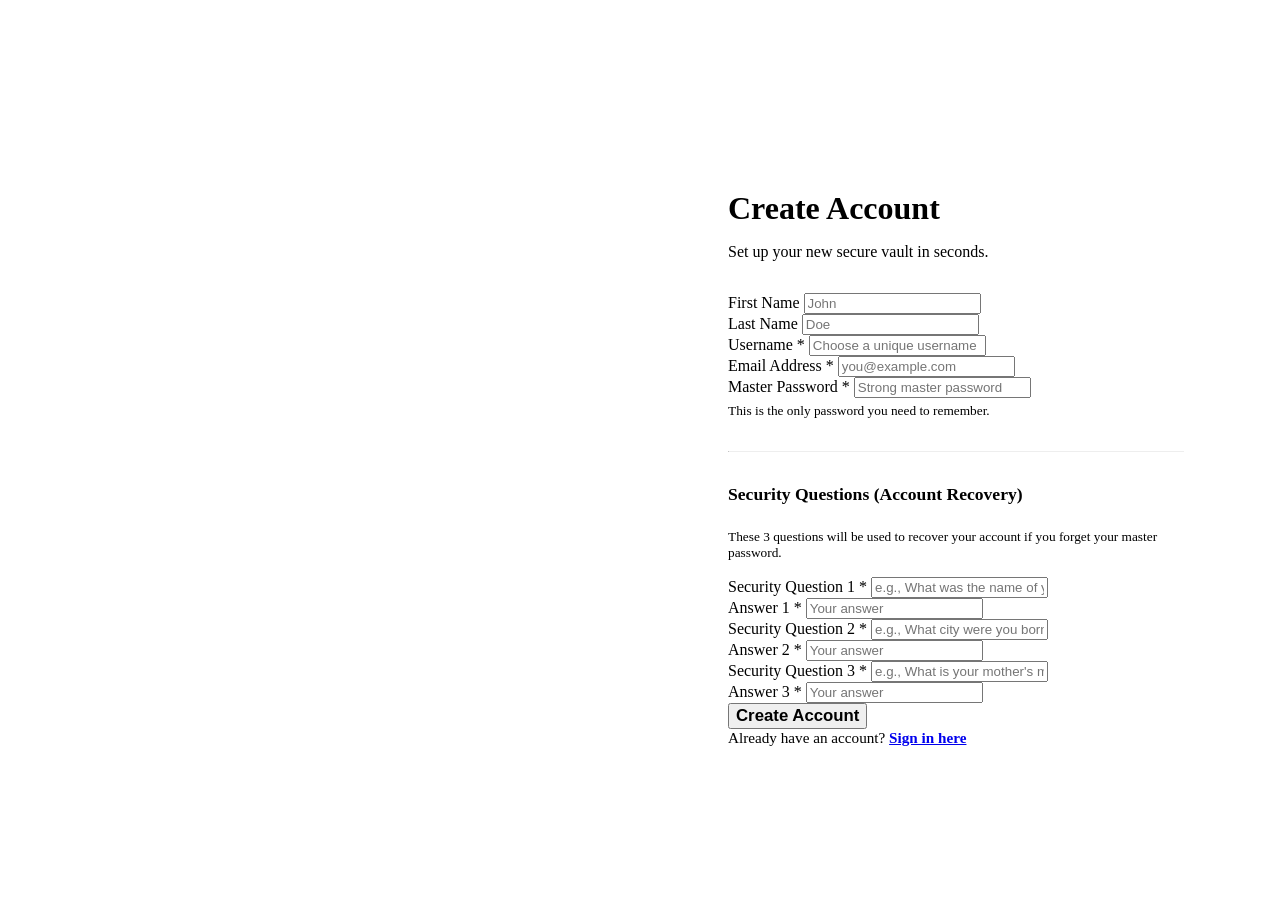
<file: src/main/resources/templates/register.html>
<!DOCTYPE html>
<html xmlns:th="http://www.thymeleaf.org" lang="en">

<head>
    <meta charset="UTF-8">
    <meta name="viewport" content="width=device-width, initial-scale=1.0">
    <title>Registration - RevPasswordManager</title>
    <link rel="stylesheet" th:href="@{/css/style.css}">
    <style>
        .auth-container {
            display: flex;
            min-height: 100vh;
            padding: 0;
            background-color: var(--body-bg);
            background-image: none;
        }

        .auth-split-left {
            flex: 1;
            display: flex;
            flex-direction: column;
            justify-content: center;
            align-items: center;
            padding: 40px;
            background: linear-gradient(135deg, var(--success) 0%, #064e3b 100%);
            color: white;
            position: relative;
            overflow: hidden;
        }

        .auth-split-left::before {
            content: '';
            position: absolute;
            top: 0;
            left: 0;
            right: 0;
            bottom: 0;
            background: url('data:image/svg+xml;utf8,<svg width="40" height="40" xmlns="http://www.w3.org/2000/svg"><circle cx="20" cy="20" r="2" fill="rgba(255,255,255,0.1)"/></svg>');
            opacity: 0.5;
        }

        .auth-split-left-content {
            position: relative;
            z-index: 10;
            max-width: 480px;
            text-align: center;
        }

        .auth-split-right {
            flex: 1;
            display: flex;
            justify-content: center;
            align-items: center;
            padding: 40px;
            background-color: var(--body-bg);
        }

        .auth-card {
            background-color: var(--card-bg);
            border-radius: var(--radius-lg);
            box-shadow: var(--shadow-lg);
            padding: 3rem;
            width: 100%;
            max-width: 500px;
            border: 1px solid var(--border);
        }

        .auth-card h1 {
            text-align: left;
            margin-bottom: 0.5rem;
            font-size: 2rem;
            color: var(--dark);
        }

        .auth-card p {
            text-align: left;
            margin-bottom: 2rem;
            color: var(--text-muted);
        }

        .brand-logo {
            display: flex;
            align-items: center;
            justify-content: center;
            gap: 15px;
            font-size: 2rem;
            font-weight: 700;
            margin-bottom: 30px;
        }

        @media (max-width: 900px) {
            .auth-split-left {
                display: none;
            }

            .auth-container {
                justify-content: center;
                padding: 20px;
                background-image: radial-gradient(circle at center, #f3f4f6 0%, #e5e7eb 100%);
            }
        }
    </style>
</head>

<body>
    <div class="auth-container">
        <!-- Left Side: Branding & Illustration -->
        <div class="auth-split-left">
            <div class="auth-split-left-content">
                <div class="brand-logo">
                    <svg width="48" height="48" viewBox="0 0 24 24" fill="none" stroke="currentColor" stroke-width="2.5"
                        stroke-linecap="round" stroke-linejoin="round">
                        <path d="M12 22s8-4 8-10V5l-8-3-8 3v7c0 6 8 10 8 10z" />
                    </svg>
                    <span>RevPassManager</span>
                </div>
                <h2 style="color: white; font-size: 2.25rem; font-weight: 700; margin-bottom: 20px; line-height: 1.2;">
                    Join millions of secure users.</h2>
                <p style="font-size: 1.1rem; color: rgba(255,255,255,0.8); line-height: 1.6;">Create your personal
                    encrypted vault today and take control of your digital security forever.</p>

                <div
                    style="margin-top: 50px; display: inline-block; background: rgba(255,255,255,0.1); backdrop-filter: blur(10px); padding: 20px; border-radius: var(--radius-lg); border: 1px solid rgba(255,255,255,0.2);">
                    <svg width="120" height="120" viewBox="0 0 24 24" fill="none" stroke="currentColor"
                        stroke-width="1.5" stroke-linecap="round" stroke-linejoin="round" style="opacity: 0.9;">
                        <path
                            d="M21 2l-2 2m-7.61 7.61a5.5 5.5 0 1 1-7.778 7.778 5.5 5.5 0 0 1 7.777-7.777zm0 0L15.5 7.5m0 0l3 3L22 7l-3-3m-3.5 3.5L19 4">
                        </path>
                    </svg>
                </div>
            </div>
        </div>

        <!-- Right Side: Register Form -->
        <div class="auth-split-right">
            <div class="auth-card">
                <h1>Create Account</h1>
                <p>Set up your new secure vault in seconds.</p>

                <div th:if="${error}" class="alert alert-danger" th:text="${error}"></div>

                <form action="/web/register" method="post">
                    <div class="d-flex gap-3 mb-3">
                        <div class="form-group mb-0" style="flex: 1;">
                            <label for="firstName">First Name</label>
                            <input type="text" id="firstName" name="firstName" class="form-control" placeholder="John">
                        </div>
                        <div class="form-group mb-0" style="flex: 1;">
                            <label for="lastName">Last Name</label>
                            <input type="text" id="lastName" name="lastName" class="form-control" placeholder="Doe">
                        </div>
                    </div>
                    <div class="form-group">
                        <label for="username">Username *</label>
                        <input type="text" id="username" name="username" class="form-control"
                            placeholder="Choose a unique username" required>
                    </div>
                    <div class="form-group">
                        <label for="email">Email Address *</label>
                        <input type="email" id="email" name="email" class="form-control" placeholder="you@example.com"
                            required>
                    </div>
                    <div class="form-group mb-4">
                        <label for="masterPassword">Master Password *</label>
                        <input type="password" id="masterPassword" name="masterPassword" class="form-control"
                            placeholder="Strong master password" required>
                        <small class="text-muted" style="display: block; margin-top: 5px;">This is the only password you
                            need to remember.</small>
                    </div>

                    <hr style="border-top: 1px solid var(--border); margin: 2rem 0;">
                    <h4 style="font-size: 1.1rem; margin-bottom: 1.5rem; color: var(--dark);">Security Questions
                        (Account Recovery)</h4>
                    <small class="text-muted" style="display: block; margin-bottom: 1rem;">These 3 questions will be
                        used to recover your account if you forget your master password.</small>

                    <!-- Question 1 -->
                    <div class="form-group">
                        <label for="q1">Security Question 1 *</label>
                        <input type="text" id="q1" name="q1" class="form-control"
                            placeholder="e.g., What was the name of your first pet?" required>
                    </div>
                    <div class="form-group mb-4">
                        <label for="a1">Answer 1 *</label>
                        <input type="password" id="a1" name="a1" class="form-control" placeholder="Your answer"
                            required>
                    </div>

                    <!-- Question 2 -->
                    <div class="form-group">
                        <label for="q2">Security Question 2 *</label>
                        <input type="text" id="q2" name="q2" class="form-control"
                            placeholder="e.g., What city were you born in?" required>
                    </div>
                    <div class="form-group mb-4">
                        <label for="a2">Answer 2 *</label>
                        <input type="password" id="a2" name="a2" class="form-control" placeholder="Your answer"
                            required>
                    </div>

                    <!-- Question 3 -->
                    <div class="form-group">
                        <label for="q3">Security Question 3 *</label>
                        <input type="text" id="q3" name="q3" class="form-control"
                            placeholder="e.g., What is your mother's maiden name?" required>
                    </div>
                    <div class="form-group mb-4">
                        <label for="a3">Answer 3 *</label>
                        <input type="password" id="a3" name="a3" class="form-control" placeholder="Your answer"
                            required>
                    </div>

                    <button type="submit" class="btn btn-success btn-block py-3"
                        style="font-size: 1.05rem; font-weight: 600;">Create Account</button>
                </form>

                <div class="text-center mt-4 pt-4" style="border-top: 1px solid var(--border); font-size: 0.95rem;">
                    Already have an account? <a href="/login" style="font-weight: 600;">Sign in here</a>
                </div>
            </div>
        </div>
    </div>
</body>

</html>
</file>
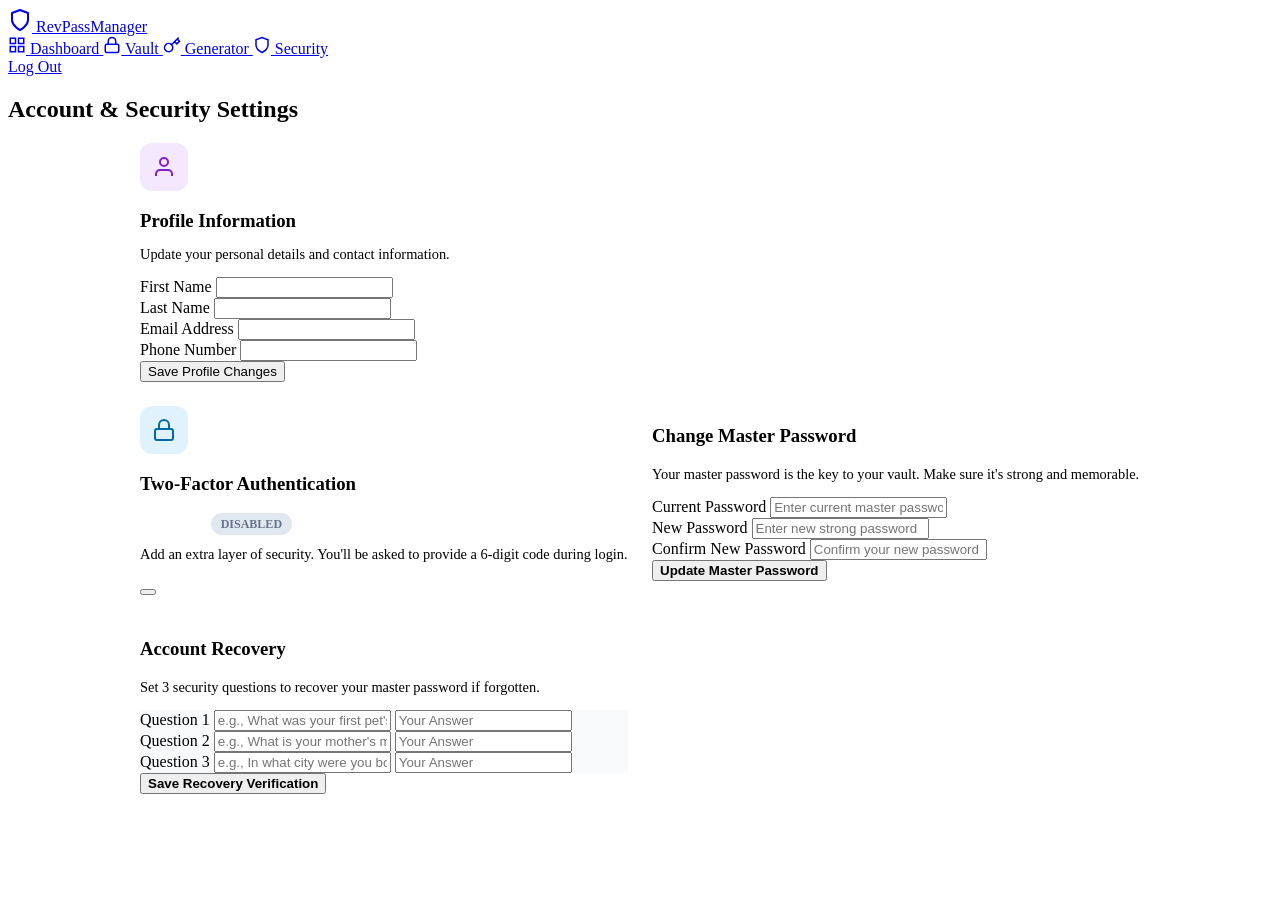
<file: src/main/resources/templates/security.html>
<!DOCTYPE html>
<html xmlns:th="http://www.thymeleaf.org" lang="en">

<head>
    <meta charset="UTF-8">
    <meta name="viewport" content="width=device-width, initial-scale=1.0">
    <title>Security Settings - RevPasswordManager</title>
    <link rel="stylesheet" th:href="@{/css/style.css}">
    <link rel="stylesheet" th:href="@{/css/dashboard-theme.css}">
    <style>
        .settings-grid {
            display: grid;
            grid-template-columns: 1fr;
            gap: 1.5rem;
        }

        @media (min-width: 900px) {
            .settings-grid {
                grid-template-columns: 1fr 1fr;
            }

            .profile-card {
                grid-column: 1 / -1;
            }
        }

        .icon-box {
            width: 48px;
            height: 48px;
            border-radius: 12px;
            display: flex;
            align-items: center;
            justify-content: center;
            background: #eff6ff;
            color: var(--primary);
            flex-shrink: 0;
        }
    </style>
</head>

<body>
    <div class="app-layout">
        <!-- Top Navbar -->
        <nav class="top-navbar">
            <a href="/dashboard" class="brand">
                <svg width="24" height="24" viewBox="0 0 24 24" fill="none" stroke="currentColor" stroke-width="2"
                    stroke-linecap="round" stroke-linejoin="round">
                    <path d="M12 22s8-4 8-10V5l-8-3-8 3v7c0 6 8 10 8 10z" />
                </svg>
                RevPassManager
            </a>
            <div class="nav-links">
                <a href="/dashboard">
                    <svg width="18" height="18" viewBox="0 0 24 24" fill="none" stroke="currentColor" stroke-width="2">
                        <rect x="3" y="3" width="7" height="7"></rect>
                        <rect x="14" y="3" width="7" height="7"></rect>
                        <rect x="14" y="14" width="7" height="7"></rect>
                        <rect x="3" y="14" width="7" height="7"></rect>
                    </svg> Dashboard
                </a>
                <a href="/vault">
                    <svg width="18" height="18" viewBox="0 0 24 24" fill="none" stroke="currentColor" stroke-width="2">
                        <rect x="3" y="11" width="18" height="11" rx="2" ry="2"></rect>
                        <path d="M7 11V7a5 5 0 0 1 10 0v4"></path>
                    </svg> Vault
                </a>
                <a href="/generator">
                    <svg width="18" height="18" viewBox="0 0 24 24" fill="none" stroke="currentColor" stroke-width="2">
                        <path
                            d="M21 2l-2 2m-7.61 7.61a5.5 5.5 0 1 1-7.778 7.778 5.5 5.5 0 0 1 7.777-7.777zm0 0L15.5 7.5m0 0l3 3L22 7l-3-3m-3.5 3.5L19 4">
                        </path>
                    </svg> Generator
                </a>
                <a href="/security" class="active">
                    <svg width="18" height="18" viewBox="0 0 24 24" fill="none" stroke="currentColor" stroke-width="2">
                        <path d="M12 22s8-4 8-10V5l-8-3-8 3v7c0 6 8 10 8 10z"></path>
                    </svg> Security
                </a>
            </div>
            <div class="user-info">
                <div class="user-details">
                    <span class="username" th:text="${user.username}"></span>
                    <span class="email" th:text="${user.email}"></span>
                </div>
                <a href="/logout" class="btn btn-outline btn-sm">Log Out</a>
            </div>
        </nav>

        <!-- Main Content -->
        <main class="main-content">
            <div class="top-bar">
                <h2 style="font-weight: 700; font-size: 1.5rem;">Account & Security Settings</h2>
            </div>

            <div class="content-wrapper">
                <div class="settings-grid" style="max-width: 1000px; margin: 0 auto;">

                    <!-- Profile Settings -->
                    <div class="card profile-card" style="border: none; box-shadow: var(--shadow-sm);">
                        <div class="d-flex gap-4 align-items-start">
                            <div class="icon-box" style="background:#f3e8ff; color:#7e22ce;">
                                <svg width="24" height="24" viewBox="0 0 24 24" fill="none" stroke="currentColor"
                                    stroke-width="2">
                                    <path d="M20 21v-2a4 4 0 0 0-4-4H8a4 4 0 0 0-4 4v2"></path>
                                    <circle cx="12" cy="7" r="4"></circle>
                                </svg>
                            </div>
                            <div style="flex:1;">
                                <h3 class="card-title" style="margin-bottom: 5px;">Profile Information</h3>
                                <p class="text-muted mb-4" style="font-size: 0.9rem;">Update your personal details and
                                    contact information.</p>

                                <div class="d-flex gap-3 mb-3">
                                    <div class="form-group flex-1 mb-0">
                                        <label>First Name</label>
                                        <input type="text" id="profFirstName" class="form-control"
                                            th:value="${user.firstName}">
                                    </div>
                                    <div class="form-group flex-1 mb-0">
                                        <label>Last Name</label>
                                        <input type="text" id="profLastName" class="form-control"
                                            th:value="${user.lastName}">
                                    </div>
                                </div>
                                <div class="d-flex gap-3 mb-4">
                                    <div class="form-group flex-1 mb-0">
                                        <label>Email Address</label>
                                        <input type="email" id="profEmail" class="form-control"
                                            th:value="${user.email}">
                                    </div>
                                    <div class="form-group flex-1 mb-0">
                                        <label>Phone Number</label>
                                        <input type="text" id="profPhone" class="form-control"
                                            th:value="${user.phoneNumber}">
                                    </div>
                                </div>
                                <button class="btn btn-primary" onclick="updateProfile()">Save Profile Changes</button>
                            </div>
                        </div>
                    </div>

                    <!-- Two-Factor Authentication -->
                    <div class="card" style="border: none; box-shadow: var(--shadow-sm);">
                        <div class="d-flex gap-4 align-items-start">
                            <div class="icon-box" style="background:#e0f2fe; color:#0369a1;">
                                <svg width="24" height="24" viewBox="0 0 24 24" fill="none" stroke="currentColor"
                                    stroke-width="2">
                                    <rect x="3" y="11" width="18" height="11" rx="2" ry="2"></rect>
                                    <path d="M7 11V7a5 5 0 0 1 10 0v4"></path>
                                </svg>
                            </div>
                            <div style="flex:1;">
                                <div class="d-flex justify-content-between align-items-start mb-2">
                                    <h3 class="card-title mb-0">Two-Factor Authentication</h3>
                                    <span th:if="${user.twoFactorEnabled}"
                                        style="background: var(--success); color: white; padding: 4px 10px; border-radius: 20px; font-size: 0.75rem; font-weight: 700; text-transform: uppercase;">Active</span>
                                    <span th:unless="${user.twoFactorEnabled}"
                                        style="background: #e2e8f0; color: #64748b; padding: 4px 10px; border-radius: 20px; font-size: 0.75rem; font-weight: 700; text-transform: uppercase;">Disabled</span>
                                </div>
                                <p class="text-muted mb-4" style="font-size: 0.9rem;">Add an extra layer of security.
                                    You'll be asked to provide a 6-digit code during login.</p>

                                <button th:class="${user.twoFactorEnabled ? 'btn btn-outline' : 'btn btn-success'}"
                                    id="toggle2faBtn" onclick="toggle2FA()">
                                    <span
                                        th:text="${user.twoFactorEnabled ? 'Disable 2FA Protection' : 'Enable 2FA Protection'}"></span>
                                </button>
                            </div>
                        </div>
                    </div>



                    <!-- Change Master Password -->
                    <div class="card" style="border: none; box-shadow: var(--shadow-sm);">
                        <h3 class="card-title mb-1">Change Master Password</h3>
                        <p class="text-muted mb-4" style="font-size: 0.9rem;">Your master password is the key to your
                            vault. Make sure it's strong and memorable.</p>

                        <div class="form-group mb-3">
                            <label>Current Password</label>
                            <input type="password" id="curMasterPw" class="form-control"
                                placeholder="Enter current master password">
                        </div>
                        <div class="form-group mb-3">
                            <label>New Password</label>
                            <input type="password" id="newMasterPw" class="form-control"
                                placeholder="Enter new strong password">
                        </div>
                        <div class="form-group mb-4">
                            <label>Confirm New Password</label>
                            <input type="password" id="confMasterPw" class="form-control"
                                placeholder="Confirm your new password">
                        </div>
                        <button class="btn btn-danger btn-block py-2" onclick="changeMasterPassword()"
                            style="font-weight: 600;">Update Master Password</button>
                    </div>

                    <!-- Security Questions for Recovery -->
                    <div class="card" style="border: none; box-shadow: var(--shadow-sm);">
                        <h3 class="card-title mb-1">Account Recovery</h3>
                        <p class="text-muted mb-4" style="font-size: 0.9rem;">Set 3 security questions to recover your
                            master password if forgotten.</p>

                        <div class="form-group mb-3 p-3"
                            style="background: #f8fafc; border-radius: var(--radius); border: 1px solid var(--border);">
                            <label>Question 1</label>
                            <input type="text" class="form-control mb-2" id="sq1q"
                                placeholder="e.g., What was your first pet's name?">
                            <input type="password" class="form-control" id="sq1a" placeholder="Your Answer">
                        </div>
                        <div class="form-group mb-3 p-3"
                            style="background: #f8fafc; border-radius: var(--radius); border: 1px solid var(--border);">
                            <label>Question 2</label>
                            <input type="text" class="form-control mb-2" id="sq2q"
                                placeholder="e.g., What is your mother's maiden name?">
                            <input type="password" class="form-control" id="sq2a" placeholder="Your Answer">
                        </div>
                        <div class="form-group mb-4 p-3"
                            style="background: #f8fafc; border-radius: var(--radius); border: 1px solid var(--border);">
                            <label>Question 3</label>
                            <input type="text" class="form-control mb-2" id="sq3q"
                                placeholder="e.g., In what city were you born?">
                            <input type="password" class="form-control" id="sq3a" placeholder="Your Answer">
                        </div>
                        <button class="btn btn-primary btn-block py-2" onclick="saveSecurityQuestions()"
                            style="font-weight: 600;">Save Recovery Verification</button>
                    </div>
                </div>
            </div>
        </main>
    </div>



    <script th:src="@{/js/app.js}"></script>
    <script th:inline="javascript">
        /*<![CDATA[*/
        const userId = /*[[${ user.userId }]]*/ 0;
        /*]]>*/

        async function updateProfile() {
            const body = {
                firstName: document.getElementById('profFirstName').value,
                lastName: document.getElementById('profLastName').value,
                email: document.getElementById('profEmail').value,
                phoneNumber: document.getElementById('profPhone').value
            };
            try {
                await apiCall(`/api/users/${userId}/profile`, 'PUT', body);
                showToast('Profile physical details updated successfully.', 'success');
            } catch (e) {
                showToast(e.message, 'error');
            }
        }

        async function toggle2FA() {
            try {
                await apiCall(`/api/users/${userId}/2fa/toggle`, 'POST');
                location.reload();
            } catch (e) {
                showToast(e.message, 'error');
            }
        }

        async function changeMasterPassword() {
            const cur = document.getElementById('curMasterPw').value;
            const nw = document.getElementById('newMasterPw').value;
            const cf = document.getElementById('confMasterPw').value;

            if (!cur || !nw || !cf) { showToast('Fill all fields', 'error'); return; }
            if (nw !== cf) { showToast('New passwords do not match', 'error'); return; }

            try {
                await apiCall(`/api/users/${userId}/master-password`, 'PUT', {
                    currentMasterPassword: cur,
                    newMasterPassword: nw
                });
                showToast('Master password changed successfully!', 'success');
                document.getElementById('curMasterPw').value = '';
                document.getElementById('newMasterPw').value = '';
                document.getElementById('confMasterPw').value = '';
            } catch (e) {
                showToast(e.message, 'error');
            }
        }

        async function saveSecurityQuestions() {
            const q1 = document.getElementById('sq1q').value; const a1 = document.getElementById('sq1a').value;
            const q2 = document.getElementById('sq2q').value; const a2 = document.getElementById('sq2a').value;
            const q3 = document.getElementById('sq3q').value; const a3 = document.getElementById('sq3a').value;

            if (!q1 || !a1 || !q2 || !a2 || !q3 || !a3) {
                showToast('Please provide 3 complete questions and answers', 'error');
                return;
            }

            const qs = [
                { questionId: null, question: q1, answer: a1 },
                { questionId: null, question: q2, answer: a2 },
                { questionId: null, question: q3, answer: a3 }
            ];

            try {
                await apiCall(`/api/users/${userId}/security-questions`, 'POST', qs);
                showToast('Security questions saved successfully!', 'success');
                document.getElementById('sq1a').value = '';
                document.getElementById('sq2a').value = '';
                document.getElementById('sq3a').value = '';
            } catch (e) {
                showToast(e.message, 'error');
            }
        }


    </script>
</body>

</html>
</file>
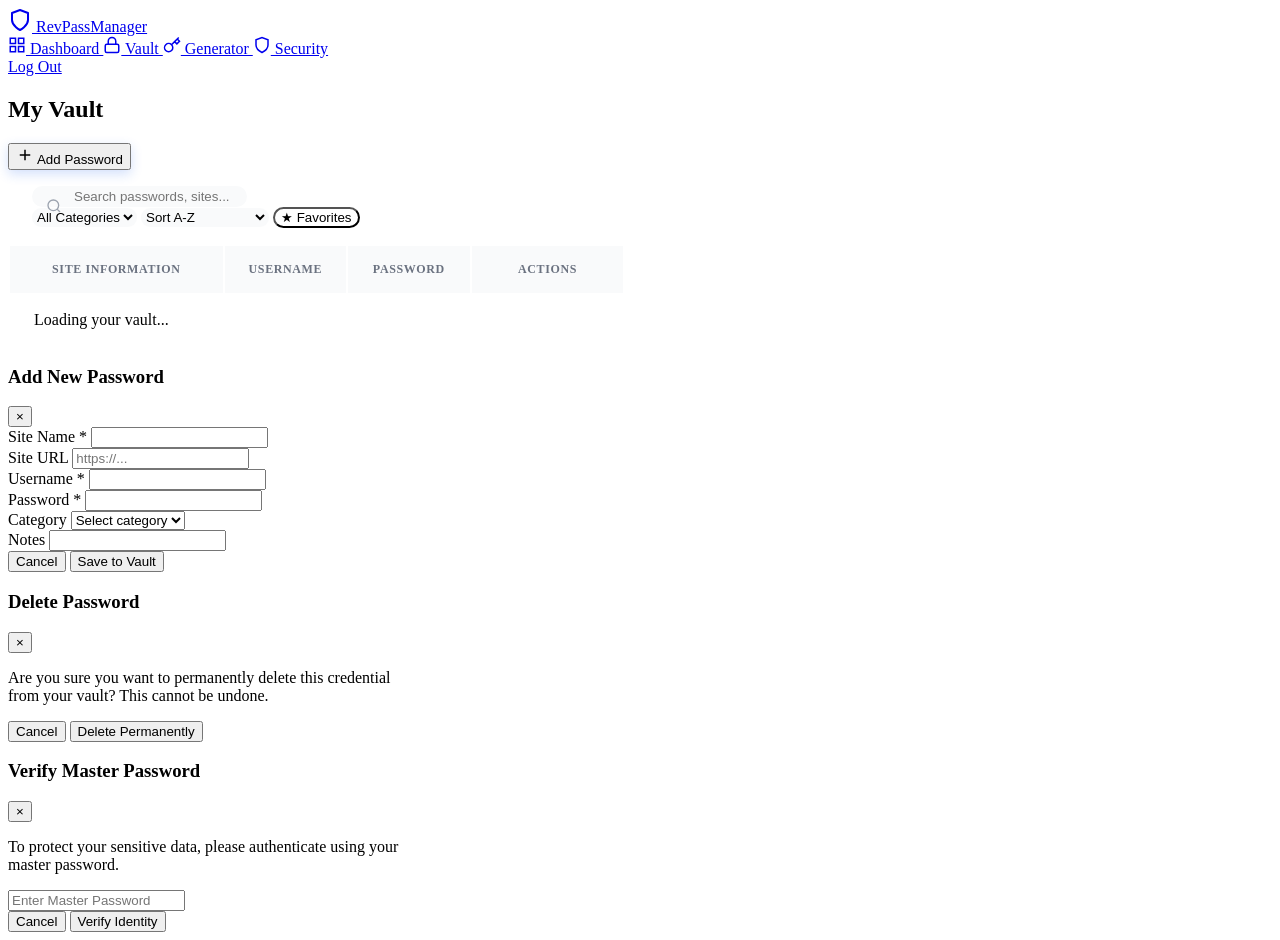
<file: src/main/resources/templates/vault.html>
<!DOCTYPE html>
<html xmlns:th="http://www.thymeleaf.org" lang="en">

<head>
    <meta charset="UTF-8">
    <meta name="viewport" content="width=device-width, initial-scale=1.0">
    <title>Password Vault - RevPasswordManager</title>
    <link rel="stylesheet" th:href="@{/css/style.css}">
    <link rel="stylesheet" th:href="@{/css/dashboard-theme.css}">
    <style>
        .category-badge {
            display: inline-block;
            padding: 4px 10px;
            font-size: 0.7rem;
            font-weight: 700;
            border-radius: 20px;
            text-transform: uppercase;
            letter-spacing: 0.05em;
        }

        .cat-social {
            background: #e0e7ff;
            color: #4338ca;
        }

        .cat-banking {
            background: #dcfce7;
            color: #15803d;
        }

        .cat-email {
            background: #fef9c3;
            color: #a16207;
        }

        .cat-shopping {
            background: #ffedd5;
            color: #c2410c;
        }

        .cat-work {
            background: #e0f2fe;
            color: #0369a1;
        }

        .cat-other {
            background: #f1f5f9;
            color: #475569;
        }

        .pw-actions button {
            transition: all 0.2s;
        }

        .pw-actions button:hover {
            transform: scale(1.05);
        }

        .table-improved th {
            font-size: 0.75rem;
            color: #6b7280;
            text-transform: uppercase;
            letter-spacing: 0.05em;
            padding: 1rem 1.5rem;
            border-bottom: 2px solid var(--border);
            background-color: #f9fafb;
        }

        .table-improved td {
            padding: 1rem 1.5rem;
            vertical-align: middle;
            border-bottom: 1px solid var(--border);
        }

        .table-improved tr:last-child td {
            border-bottom: none;
        }
    </style>
</head>

<body>
    <div class="app-layout">
        <!-- Top Navbar -->
        <nav class="top-navbar">
            <a href="/dashboard" class="brand">
                <svg width="24" height="24" viewBox="0 0 24 24" fill="none" stroke="currentColor" stroke-width="2"
                    stroke-linecap="round" stroke-linejoin="round">
                    <path d="M12 22s8-4 8-10V5l-8-3-8 3v7c0 6 8 10 8 10z" />
                </svg>
                RevPassManager
            </a>
            <div class="nav-links">
                <a href="/dashboard">
                    <svg width="18" height="18" viewBox="0 0 24 24" fill="none" stroke="currentColor" stroke-width="2">
                        <rect x="3" y="3" width="7" height="7"></rect>
                        <rect x="14" y="3" width="7" height="7"></rect>
                        <rect x="14" y="14" width="7" height="7"></rect>
                        <rect x="3" y="14" width="7" height="7"></rect>
                    </svg> Dashboard
                </a>
                <a href="/vault" class="active">
                    <svg width="18" height="18" viewBox="0 0 24 24" fill="none" stroke="currentColor" stroke-width="2">
                        <rect x="3" y="11" width="18" height="11" rx="2" ry="2"></rect>
                        <path d="M7 11V7a5 5 0 0 1 10 0v4"></path>
                    </svg> Vault
                </a>
                <a href="/generator">
                    <svg width="18" height="18" viewBox="0 0 24 24" fill="none" stroke="currentColor" stroke-width="2">
                        <path
                            d="M21 2l-2 2m-7.61 7.61a5.5 5.5 0 1 1-7.778 7.778 5.5 5.5 0 0 1 7.777-7.777zm0 0L15.5 7.5m0 0l3 3L22 7l-3-3m-3.5 3.5L19 4">
                        </path>
                    </svg> Generator
                </a>
                <a href="/security">
                    <svg width="18" height="18" viewBox="0 0 24 24" fill="none" stroke="currentColor" stroke-width="2">
                        <path d="M12 22s8-4 8-10V5l-8-3-8 3v7c0 6 8 10 8 10z"></path>
                    </svg> Security
                </a>
            </div>
            <div class="user-info">
                <div class="user-details">
                    <span class="username" th:text="${user.username}"></span>
                    <span class="email" th:text="${user.email}"></span>
                </div>
                <a href="/logout" class="btn btn-outline btn-sm">Log Out</a>
            </div>
        </nav>

        <!-- Main Content -->
        <main class="main-content">
            <div class="top-bar">
                <h2 style="font-weight: 700; font-size: 1.5rem;">My Vault</h2>
                <button class="btn btn-primary d-flex align-items-center gap-2" onclick="openAddModal()"
                    style="box-shadow: 0 4px 12px rgba(37, 99, 235, 0.2);">
                    <svg width="18" height="18" viewBox="0 0 24 24" fill="none" stroke="currentColor" stroke-width="2">
                        <line x1="12" y1="5" x2="12" y2="19"></line>
                        <line x1="5" y1="12" x2="19" y2="12"></line>
                    </svg>
                    Add Password
                </button>
            </div>

            <div class="content-wrapper">
                <div class="card p-0"
                    style="border: none; box-shadow: var(--shadow-sm); border-radius: var(--radius-lg); overflow: hidden;">
                    <!-- Filter Bar -->
                    <div class="d-flex gap-3 flex-wrap align-items-center"
                        style="background: #ffffff; padding: 1rem 1.5rem; border-bottom: 1px solid var(--border);">
                        <div style="flex: 1; min-width: 250px; position: relative;">
                            <svg width="16" height="16" viewBox="0 0 24 24" fill="none" stroke="#9ca3af"
                                stroke-width="2" style="position: absolute; left: 14px; top: 12px;">
                                <circle cx="11" cy="11" r="8"></circle>
                                <line x1="21" y1="21" x2="16.65" y2="16.65"></line>
                            </svg>
                            <input type="text" id="searchInput" class="form-control"
                                placeholder="Search passwords, sites..." onkeyup="handleSearch()"
                                style="padding-left: 40px; border-radius: 20px; background-color: #f9fafb; border-color: transparent;">
                        </div>
                        <select id="categoryFilter" class="form-control" onchange="handleFilter()"
                            style="width: auto; border-radius: 20px; background-color: #f9fafb; border-color: transparent;">
                            <option value="">All Categories</option>
                            <option value="Social Media">Social Media</option>
                            <option value="Banking">Banking</option>
                            <option value="Email">Email</option>
                            <option value="Shopping">Shopping</option>
                            <option value="Work">Work</option>
                            <option value="Other">Other</option>
                        </select>
                        <select id="sortSelect" class="form-control" onchange="handleSort()"
                            style="width: auto; border-radius: 20px; background-color: #f9fafb; border-color: transparent;">
                            <option value="name">Sort A-Z</option>
                            <option value="created">Newest First</option>
                            <option value="updated">Recently Updated</option>
                        </select>
                        <button class="btn btn-outline" id="favFilterBtn" onclick="handleFavorites()"
                            style="border-radius: 20px; background-color: white;">★ Favorites</button>
                    </div>

                    <!-- Credential List -->
                    <div class="table-responsive">
                        <table class="table-improved" style="margin-bottom: 0;">
                            <thead>
                                <tr>
                                    <th style="width: 35%;">SITE INFORMATION</th>
                                    <th style="width: 20%;">USERNAME</th>
                                    <th style="width: 20%;">PASSWORD</th>
                                    <th style="width: 25%;" class="text-right">ACTIONS</th>
                                </tr>
                            </thead>
                            <tbody id="credentialList">
                                <tr>
                                    <td colspan="4" class="text-center py-5">Loading your vault...</td>
                                </tr>
                            </tbody>
                        </table>
                    </div>
                </div>
            </div>
        </main>
    </div>

    <!-- Modals remain the same functionally, design inherited from style.css -->
    <!-- Add/Edit Modal (Collapsed for brevity, functional HTML remains exact) -->
    <div class="modal-overlay" id="credModal">
        <div class="modal">
            <div class="modal-header">
                <h3 id="modalTitle">Add New Password</h3>
                <button class="close-modal" onclick="closeModal('credModal')">&times;</button>
            </div>
            <div class="modal-body">
                <input type="hidden" id="editCredId">
                <div class="form-group">
                    <label>Site Name *</label>
                    <input type="text" class="form-control" id="siteName">
                </div>
                <div class="form-group">
                    <label>Site URL</label>
                    <input type="text" class="form-control" id="siteUrl" placeholder="https://...">
                </div>
                <div class="form-group">
                    <label>Username *</label>
                    <input type="text" class="form-control" id="siteUsername">
                </div>
                <div class="form-group">
                    <label>Password *</label>
                    <input type="text" class="form-control" id="sitePassword">
                </div>
                <div class="form-group">
                    <label>Category</label>
                    <select id="category" class="form-control">
                        <option value="">Select category</option>
                        <option value="Social Media">Social Media</option>
                        <option value="Banking">Banking</option>
                        <option value="Email">Email</option>
                        <option value="Shopping">Shopping</option>
                        <option value="Work">Work</option>
                        <option value="Other">Other</option>
                    </select>
                </div>
                <div class="form-group">
                    <label>Notes</label>
                    <input type="text" class="form-control" id="notes">
                </div>
            </div>
            <div class="modal-actions">
                <button type="button" class="btn btn-outline" onclick="closeModal('credModal')">Cancel</button>
                <button type="button" class="btn btn-primary" onclick="saveCredential()">Save to Vault</button>
            </div>
        </div>
    </div>

    <!-- Delete Confirm Modal -->
    <div class="modal-overlay" id="deleteModal">
        <div class="modal" style="max-width: 400px;">
            <div class="modal-header">
                <h3>Delete Password</h3>
                <button class="close-modal" onclick="closeModal('deleteModal')">&times;</button>
            </div>
            <div class="modal-body">
                <p>Are you sure you want to permanently delete this credential from your vault? This cannot be undone.
                </p>
                <input type="hidden" id="deleteCredId">
            </div>
            <div class="modal-actions">
                <button type="button" class="btn btn-outline" onclick="closeModal('deleteModal')">Cancel</button>
                <button type="button" class="btn btn-danger" onclick="confirmDelete()">Delete Permanently</button>
            </div>
        </div>
    </div>

    <!-- Master Password Verification Modal -->
    <div class="modal-overlay" id="masterPwModal">
        <div class="modal" style="max-width: 400px;">
            <div class="modal-header">
                <h3>Verify Master Password</h3>
                <button class="close-modal" onclick="cancelMasterPw()">&times;</button>
            </div>
            <div class="modal-body">
                <p class="mb-3 text-muted">To protect your sensitive data, please authenticate using your master
                    password.</p>
                <div class="form-group mb-0">
                    <input type="password" class="form-control" id="masterPwInput" placeholder="Enter Master Password"
                        onkeydown="if(event.key==='Enter') verifyMasterPassword()">
                </div>
            </div>
            <div class="modal-actions">
                <button type="button" class="btn btn-outline" onclick="cancelMasterPw()">Cancel</button>
                <button type="button" class="btn btn-primary" onclick="verifyMasterPassword()">Verify Identity</button>
            </div>
        </div>
    </div>

    <script th:src="@{/js/app.js}"></script>
    <script th:inline="javascript">
        const userId = /*[[${user.userId}]]*/ 0;
        let searchTimer;

        document.addEventListener('DOMContentLoaded', () => loadCredentials());

        async function loadCredentials() {
            try {
                const creds = await apiCall(`/api/credentials/user/${userId}`);
                renderCredentials(creds);
            } catch (e) {
                showToast('Failed to load credentials: ' + e.message, 'error');
            }
        }

        function getCatClass(cat) {
            if (!cat) return 'cat-other';
            const c = cat.toLowerCase();
            if (c.includes('social')) return 'cat-social';
            if (c.includes('bank')) return 'cat-banking';
            if (c.includes('mail')) return 'cat-email';
            if (c.includes('shop')) return 'cat-shopping';
            if (c.includes('work')) return 'cat-work';
            return 'cat-other';
        }

        function renderCredentials(creds) {
            const container = document.getElementById('credentialList');
            if (!creds || creds.length === 0) {
                container.innerHTML = `<tr><td colspan="4" class="text-center py-5"><div class="text-muted mb-2">Your vault is empty</div><button class="btn btn-sm btn-primary" onclick="openAddModal()">Add Your First Password</button></td></tr>`;
                return;
            }

            container.innerHTML = creds.map(c => `
                <tr>
                    <td>
                        <div class="d-flex flex-column gap-1">
                            <div class="d-flex align-items-center gap-2">
                                <strong style="font-size: 1rem; color: #111827;">${escapeHtml(c.siteName)}</strong>
                                ${c.favorite ? '<svg width="14" height="14" viewBox="0 0 24 24" fill="#fbbf24" stroke="#fbbf24" stroke-width="2"><polygon points="12 2 15.09 8.26 22 9.27 17 14.14 18.18 21.02 12 17.77 5.82 21.02 7 14.14 2 9.27 8.91 8.26 12 2"></polygon></svg>' : ''}
                            </div>
                            <div class="d-flex align-items-center gap-2">
                                <span class="category-badge ${getCatClass(c.category)}">${escapeHtml(c.category || 'Other')}</span>
                                ${c.siteUrl ? `<a href="${escapeHtml(c.siteUrl)}" target="_blank" class="text-muted" style="font-size: 0.75rem; text-decoration: underline;">Visit Site</a>` : ''}
                            </div>
                        </div>
                    </td>
                    <td style="color: #374151; font-weight: 500; font-size: 0.95rem;">
                        ${escapeHtml(c.siteUsername)}
                    </td>
                    <td>
                        <div class="d-flex align-items-center gap-2 password-field">
                            <span class="pw-text" style="font-family: ui-monospace, SFMono-Regular, Menlo, Monaco, Consolas, monospace; font-size: 1.25rem; line-height: 1; letter-spacing: 2px; color: #374151;" data-password="${escapeHtml(c.decryptedPassword)}">••••••••</span>
                            <button class="btn btn-sm" onclick="protectedTogglePassword(this)" style="padding: 4px; background: transparent; border: none; color: #9ca3af;" title="Reveal Password">
                                <svg width="18" height="18" viewBox="0 0 24 24" fill="none" stroke="currentColor" stroke-width="2"><path d="M1 12s4-8 11-8 11 8 11 8-4 8-11 8-11-8-11-8z"></path><circle cx="12" cy="12" r="3"></circle></svg>
                            </button>
                        </div>
                    </td>
                    <td class="text-right pw-actions">
                        <div class="d-flex justify-content-end gap-2">
                            <button class="btn btn-sm" style="background: #f3f4f6; color: #374151; border: none; font-weight: 500;" onclick="protectedCopy('${escapeJs(c.decryptedPassword)}')" title="Copy password">Copy</button>
                            <button class="btn btn-sm btn-outline" style="border-color: #e5e7eb; color: #374151;" onclick="protectedEditModal(${c.credentialId}, '${escapeJs(c.siteName)}', '${escapeJs(c.siteUrl || '')}', '${escapeJs(c.siteUsername)}', '${escapeJs(c.decryptedPassword)}', '${escapeJs(c.category || '')}', '${escapeJs(c.notes || '')}')" title="Edit entry">Edit</button>
                            ${c.favorite
                    ? `<button class="btn btn-sm" style="background: #fffbeb; color: #d97706; border: 1px solid #fde68a;" onclick="toggleFavorite(${c.credentialId})" title="Remove from favorites">★ Starred</button>`
                    : `<button class="btn btn-sm btn-outline" style="border-color: #e5e7eb; color: #6b7280;" onclick="toggleFavorite(${c.credentialId})" title="Add to favorites">☆ Star</button>`
                }
                        </div>
                    </td>
                </tr>
            `).join('');
        }

        function openAddModal() {
            document.getElementById('modalTitle').textContent = 'Add New Password';
            document.getElementById('editCredId').value = '';
            document.getElementById('siteName').value = '';
            document.getElementById('siteUrl').value = '';
            document.getElementById('siteUsername').value = '';
            document.getElementById('sitePassword').value = '';
            document.getElementById('category').value = '';
            document.getElementById('notes').value = '';
            openModal('credModal');
        }

        function openEditModal(id, name, url, username, password, category, notes) {
            document.getElementById('modalTitle').textContent = 'Edit Password';
            document.getElementById('editCredId').value = id;
            document.getElementById('siteName').value = name;
            document.getElementById('siteUrl').value = url;
            document.getElementById('siteUsername').value = username;
            document.getElementById('sitePassword').value = password;
            document.getElementById('category').value = category;
            document.getElementById('notes').value = notes;
            openModal('credModal');
        }

        async function saveCredential() {
            const credId = document.getElementById('editCredId').value;
            console.log("saveCredential triggered! credId:", credId);
            const body = {
                siteName: document.getElementById('siteName').value,
                siteUrl: document.getElementById('siteUrl').value,
                siteUsername: document.getElementById('siteUsername').value,
                password: document.getElementById('sitePassword').value,
                category: document.getElementById('category').value,
                notes: document.getElementById('notes').value
            };

            console.log("Payload:", body);

            if (!body.siteName || !body.siteUsername || !body.password) {
                console.log("Validation failed!");
                showToast('Please fill in all required fields', 'error');
                return;
            }

            try {
                if (credId) {
                    console.log("Updating existing credential...");
                    await apiCall(`/api/credentials/${credId}/user/${userId}`, 'PUT', body);
                    showToast('Password updated successfully!', 'success');
                } else {
                    console.log("Creating new credential...");
                    await apiCall(`/api/credentials/${userId}`, 'POST', body);
                    showToast('Password added securely!', 'success');
                }
                closeModal('credModal');
                loadCredentials();
            } catch (e) {
                console.error("API Error in saveCredential:", e);
                showToast(e.message, 'error');
            }
        }

        function openDeleteModal(credId) {
            document.getElementById('deleteCredId').value = credId;
            openModal('deleteModal');
        }

        async function confirmDelete() {
            const credId = document.getElementById('deleteCredId').value;
            try {
                await apiCall(`/api/credentials/${credId}/user/${userId}`, 'DELETE');
                closeModal('deleteModal');
                loadCredentials();
                showToast('Password deleted', 'success');
            } catch (e) {
                showToast(e.message, 'error');
            }
        }

        function handleSearch() {
            clearTimeout(searchTimer);
            searchTimer = setTimeout(async () => {
                const keyword = document.getElementById('searchInput').value.trim();
                if (!keyword) { loadCredentials(); return; }
                try {
                    const creds = await apiCall(`/api/credentials/user/${userId}/search?keyword=${encodeURIComponent(keyword)}`);
                    renderCredentials(creds);
                } catch (e) { }
            }, 400);
        }

        async function handleFilter() {
            const category = document.getElementById('categoryFilter').value;
            if (!category) { loadCredentials(); return; }
            try {
                const creds = await apiCall(`/api/credentials/user/${userId}/filter?category=${encodeURIComponent(category)}`);
                renderCredentials(creds);
            } catch (e) { }
        }

        async function handleSort() {
            const sortBy = document.getElementById('sortSelect').value;
            try {
                const creds = await apiCall(`/api/credentials/user/${userId}/sort?sortBy=${sortBy}`);
                renderCredentials(creds);
            } catch (e) { }
        }

        function escapeHtml(text) {
            const div = document.createElement('div');
            div.textContent = text || '';
            return div.innerHTML;
        }

        function escapeJs(text) {
            return (text || '').replace(/\\/g, '\\\\').replace(/'/g, "\\'").replace(/"/g, '\\"');
        }

        let showingFavorites = false;
        async function handleFavorites() {
            showingFavorites = !showingFavorites;
            const btn = document.getElementById('favFilterBtn');
            if (showingFavorites) {
                btn.style.backgroundColor = '#fbbf24';
                btn.style.borderColor = '#fbbf24';
                btn.style.color = '#fff';
                try {
                    const creds = await apiCall(`/api/credentials/user/${userId}/favorites`);
                    renderCredentials(creds);
                } catch (e) { }
            } else {
                btn.style.backgroundColor = 'white';
                btn.style.borderColor = '#d1d5db';
                btn.style.color = 'var(--text-main)';
                loadCredentials();
            }
        }

        async function toggleFavorite(credId) {
            try {
                await apiCall(`/api/credentials/${credId}/user/${userId}/favorite`, 'PUT');
                if (showingFavorites) { handleFavorites(); showingFavorites = false; handleFavorites(); }
                else loadCredentials();
            } catch (e) { }
        }

        // ===== Master Password Verification =====
        let pendingAction = null;

        function requireMasterPassword(action) {
            // Always ask for master password
            pendingAction = action;
            document.getElementById('masterPwInput').value = '';
            openModal('masterPwModal');
            setTimeout(() => document.getElementById('masterPwInput').focus(), 100);
        }

        async function verifyMasterPassword() {
            const password = document.getElementById('masterPwInput').value;
            if (!password) { showToast('Please enter your master password', 'error'); return; }
            try {
                await apiCall(`/api/users/${userId}/verify-password`, 'POST', { password });
            } catch (e) {
                showToast('Invalid master password', 'error');
                document.getElementById('masterPwInput').value = '';
                document.getElementById('masterPwInput').focus();
                return;
            }

            closeModal('masterPwModal');
            if (pendingAction) {
                try {
                    pendingAction();
                } catch (err) {
                    console.error('Error executing pending action:', err);
                }
                pendingAction = null;
            }
        }

        function cancelMasterPw() {
            pendingAction = null;
            closeModal('masterPwModal');
        }

        function protectedTogglePassword(btn) {
            requireMasterPassword(() => togglePassword(btn));
        }

        function protectedCopy(password) {
            requireMasterPassword(() => copyToClipboard(password));
        }

        function protectedEditModal(id, name, url, username, password, category, notes) {
            requireMasterPassword(() => openEditModal(id, name, url, username, password, category, notes));
        }

        function protectedDeleteModal(credId) {
            requireMasterPassword(() => openDeleteModal(credId));
        }
    </script>
</body>

</html>
</file>
